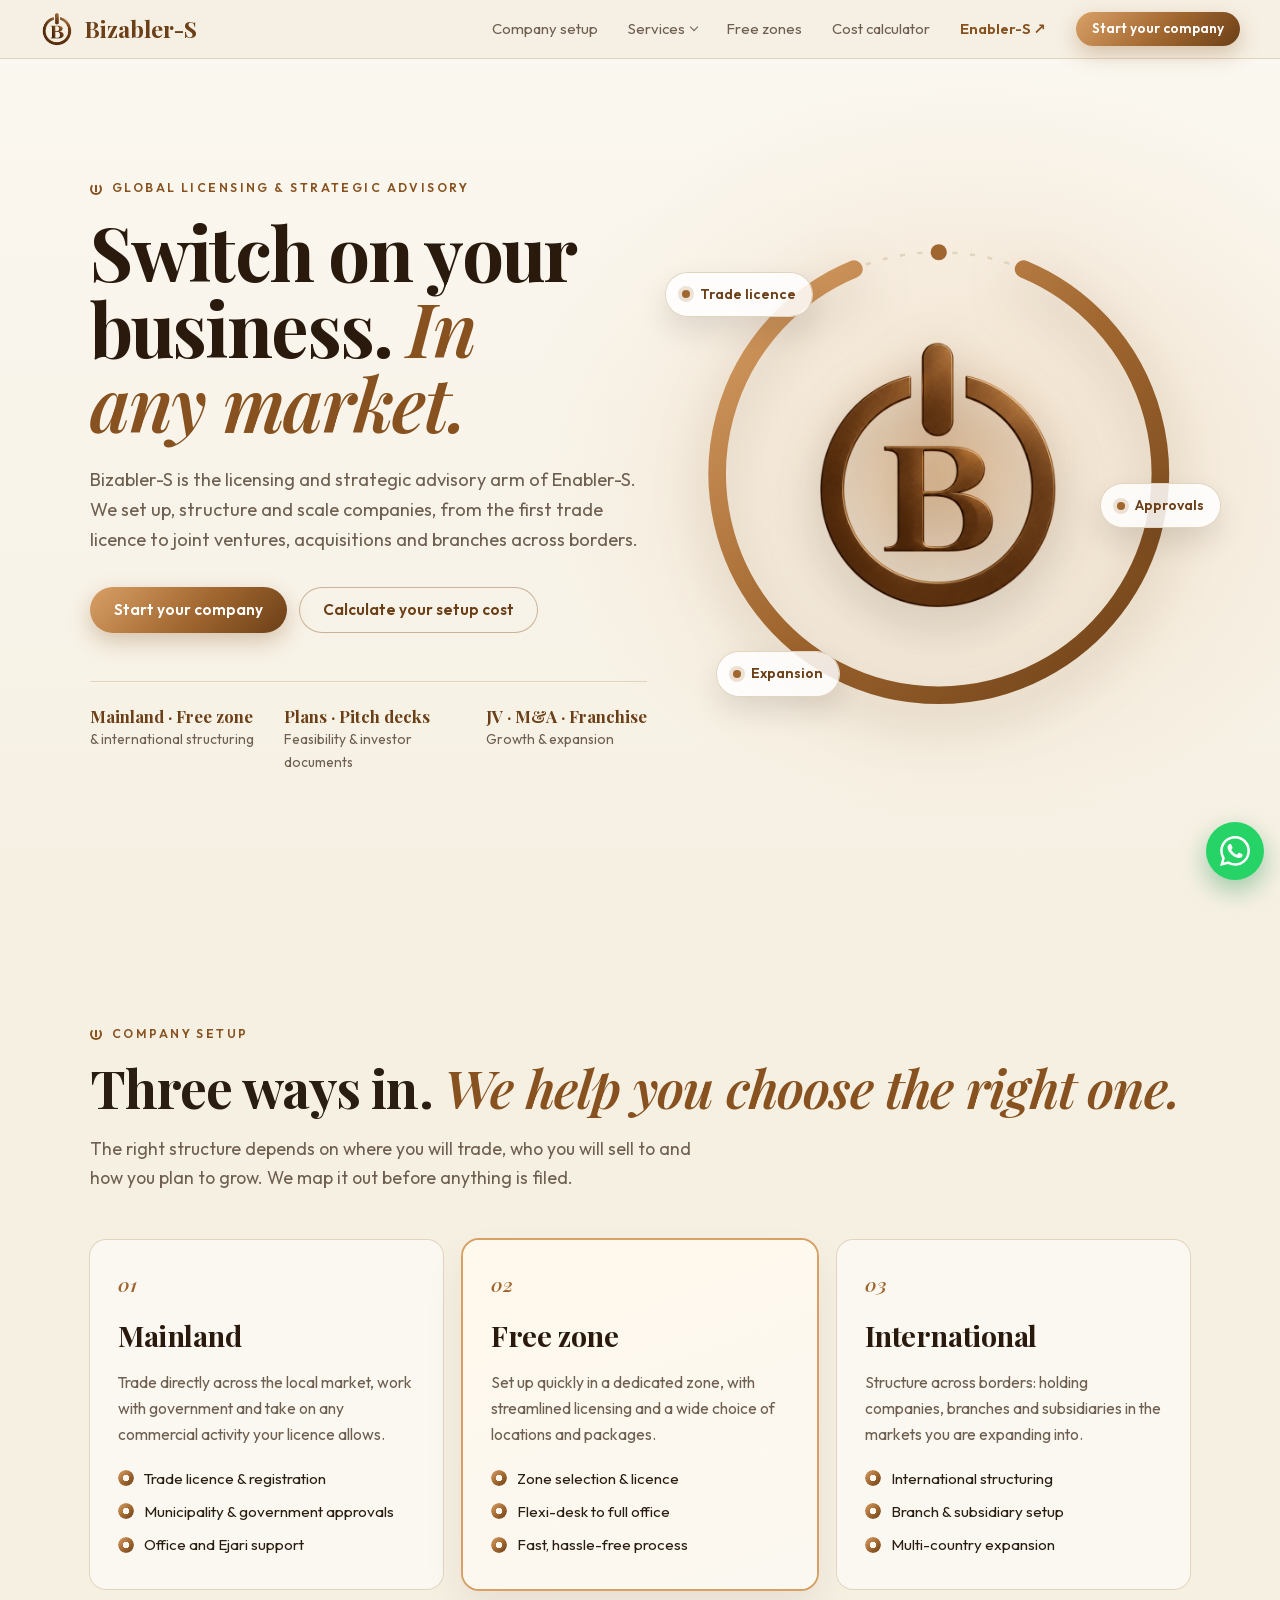
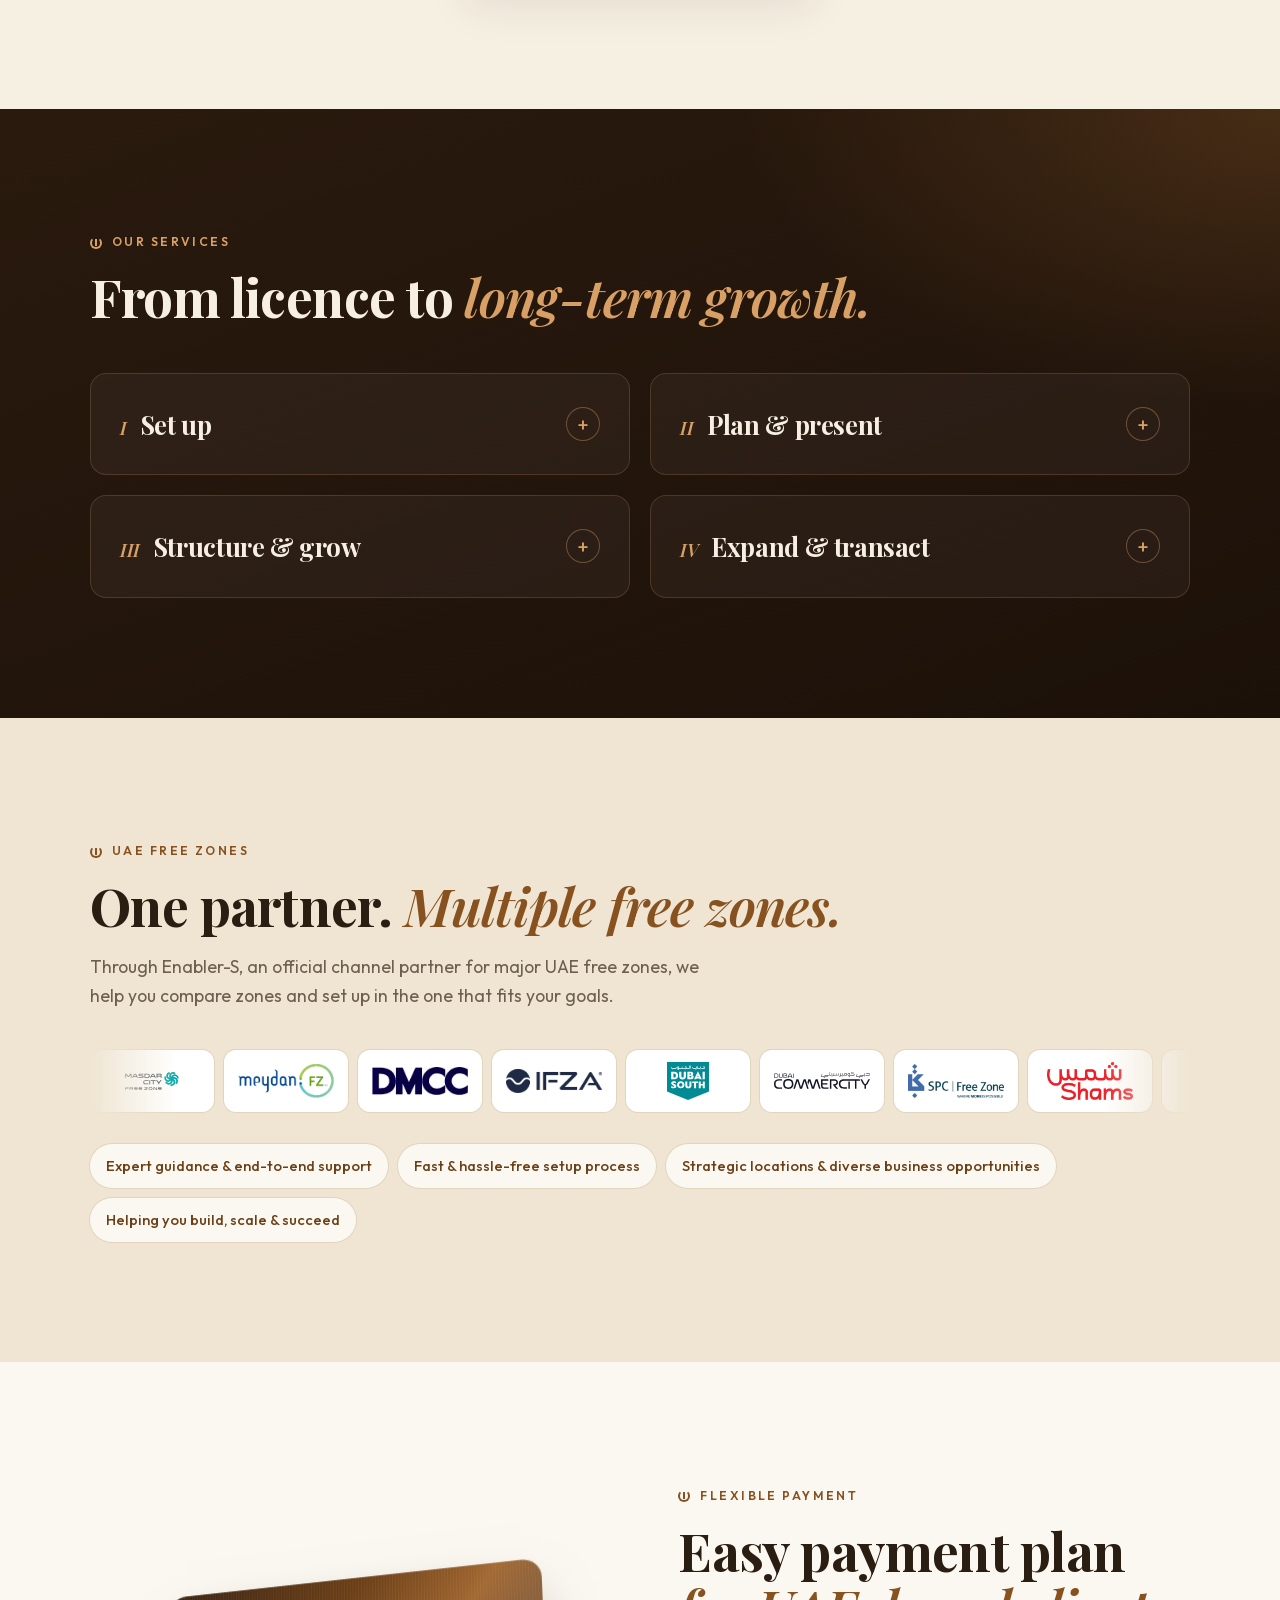
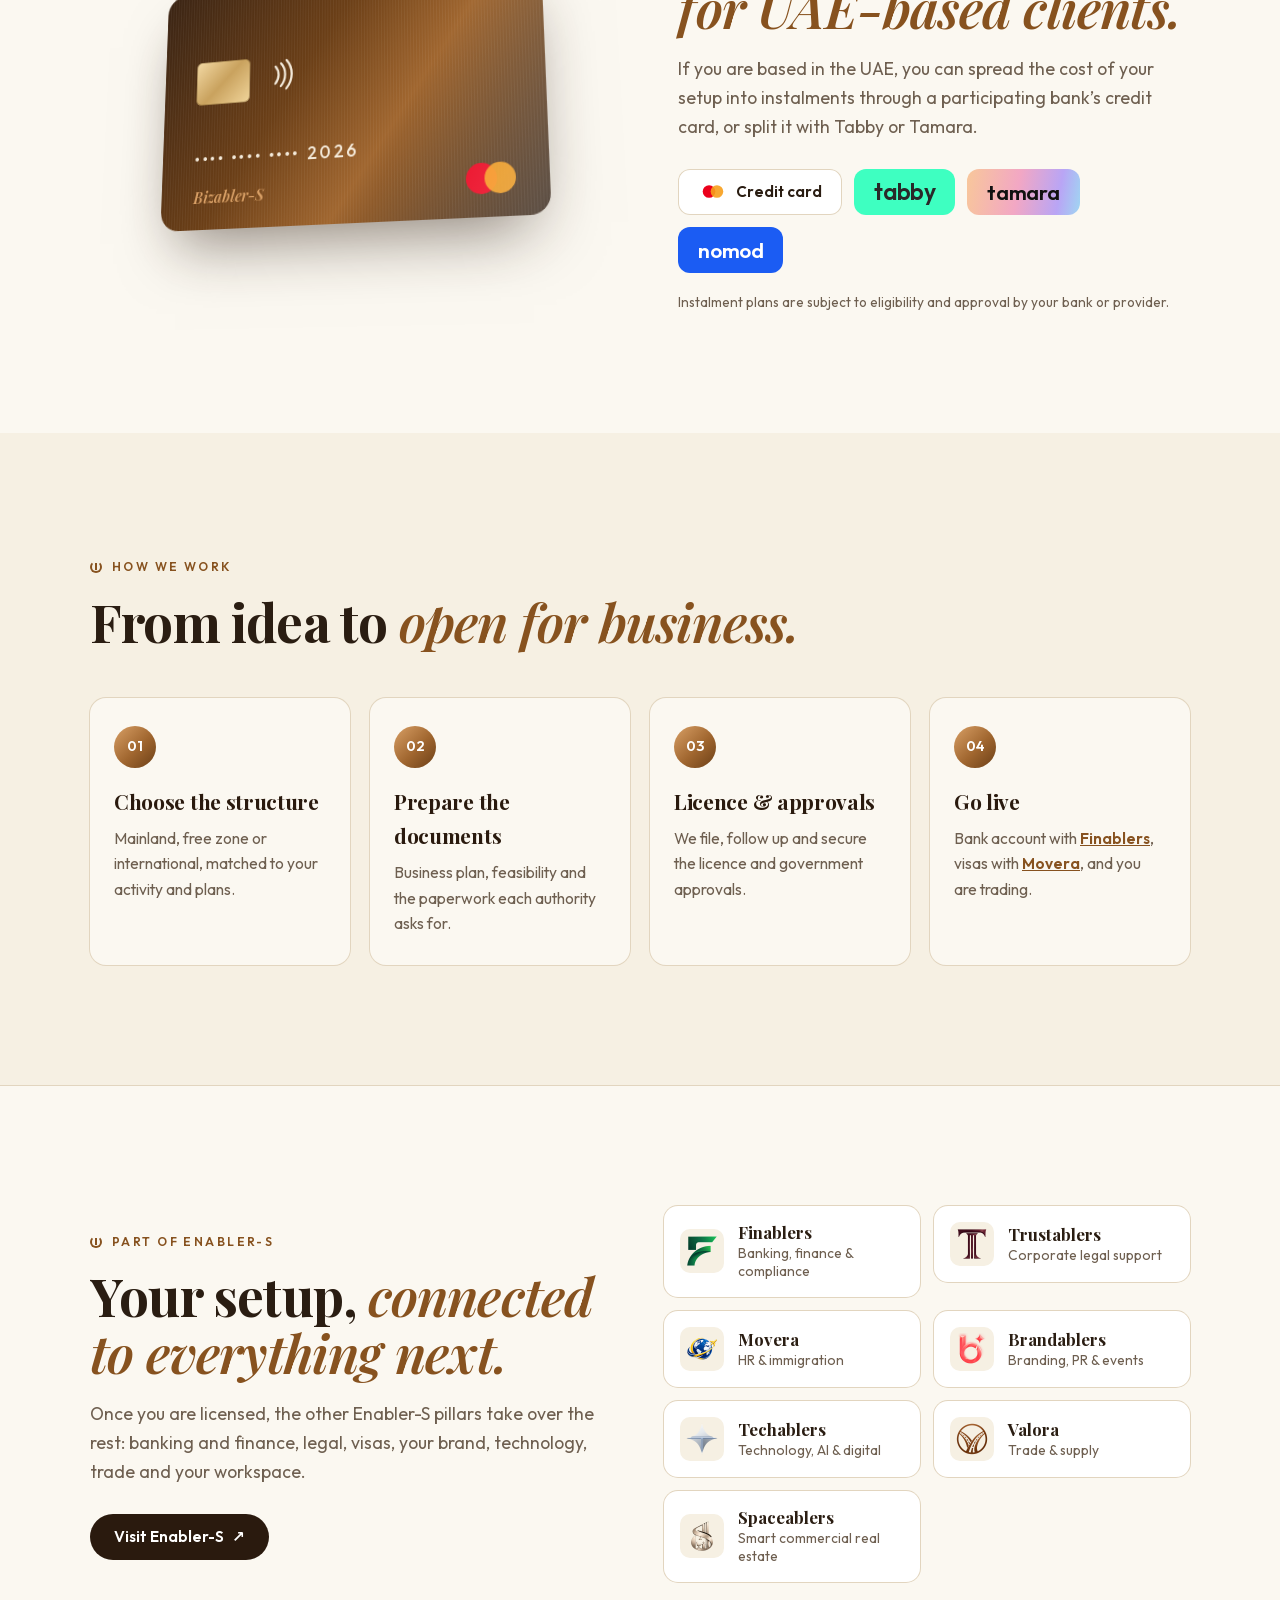
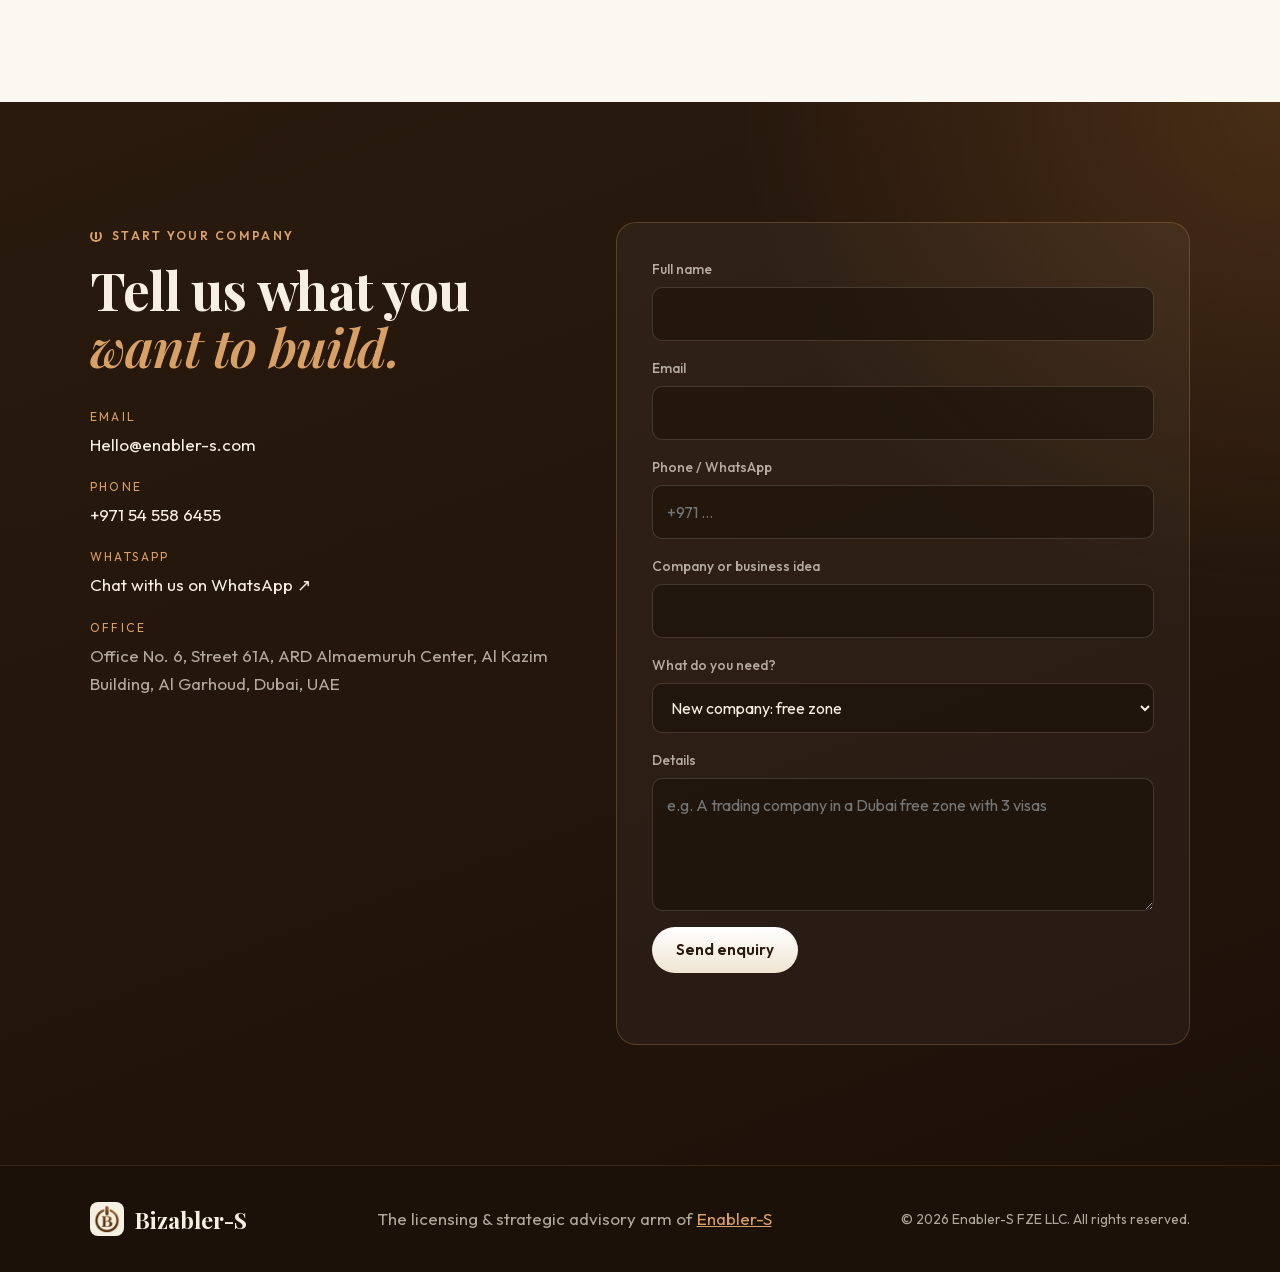
<file: index.html>
<!doctype html>
<html lang="en">
<head>
  <meta charset="utf-8">
  <meta name="viewport" content="width=device-width, initial-scale=1, viewport-fit=cover">
  <title>Bizabler-S | Global Licensing &amp; Strategic Advisory by Enabler-S</title>
  <meta name="description" content="Bizabler-S is the licensing and strategic advisory arm of Enabler-S: company formation, mainland, free zone and international structuring, business plans, joint ventures, M&A and multi-country expansion.">
  <link rel="canonical" href="https://www.bizabler-s.com/">
  <meta property="og:type" content="website">
  <meta property="og:site_name" content="Bizabler-S">
  <meta property="og:title" content="Bizabler-S | Global Licensing &amp; Strategic Advisory by Enabler-S">
  <meta property="og:description" content="Bizabler-S is the licensing and strategic advisory arm of Enabler-S: company formation, mainland, free zone and international structuring, business plans, joint ventures, M&amp;A and multi-country expansion.">
  <meta property="og:url" content="https://www.bizabler-s.com/">
  <meta property="og:image" content="https://www.bizabler-s.com/assets/og.jpg">
  <meta property="og:image:width" content="1200">
  <meta property="og:image:height" content="630">
  <meta name="twitter:card" content="summary_large_image">
  <meta name="theme-color" content="#2a1a0e">
  <link rel="icon" href="assets/bizablers-mark.png" type="image/png">
  <script type="application/ld+json">
  {
    "@context": "https://schema.org",
    "@type": "ProfessionalService",
    "name": "Bizabler-S",
    "alternateName": ["Bizablers", "Bizabler S"],
    "description": "Company formation and trade licensing in the UAE: mainland, free zone and international structuring, plus strategic advisory.",
    "url": "https://www.bizabler-s.com/",
    "logo": "https://www.bizabler-s.com/assets/bizablers-mark-lg.png",
    "image": "https://www.bizabler-s.com/assets/og.jpg",
    "telephone": "+971545586455",
    "email": "Hello@enabler-s.com",
    "address": {
      "@type": "PostalAddress",
      "streetAddress": "Office No. 6, Street 61A, ARD Almaemuruh Center, Al Kazim Building, Al Garhoud",
      "addressLocality": "Dubai",
      "addressCountry": "AE"
    },
    "areaServed": "AE",
    "parentOrganization": { "@type": "Organization", "name": "Enabler-S", "url": "https://enabler-s.vercel.app/" }
  }
  </script>
  <!-- Fonts are self-hosted (fonts/fonts.css) so the page never waits on Google -->
  <link rel="preload" href="fonts/files/outfit-normal-latin-c8e7a7.woff2" as="font" type="font/woff2" crossorigin>
  <link rel="preload" href="fonts/files/playfair-display-normal-latin-9deeae.woff2" as="font" type="font/woff2" crossorigin>
  <link rel="stylesheet" href="fonts/fonts.css">
  <link rel="stylesheet" href="css/styles.css">
  <script src="js/meta-pixel.js" defer></script>
  <script src="js/lead-form.js" defer></script>
  <script src="js/main.js" defer></script>
</head>
<body>
  <noscript><img height="1" width="1" style="display:none" alt="" src="https://www.facebook.com/tr?id=2629869787427184&ev=PageView&noscript=1"></noscript>
  <a class="skip" href="#main">Skip to content</a>

  <header class="top" id="top">
    <a class="brand" href="#top" aria-label="Bizabler-S home">
      <img src="assets/bizablers-mark.png" alt="" width="256" height="256">
      <span>Bizabler-S</span>
    </a>
    <nav aria-label="Main">
      <button class="menu-toggle" type="button" aria-expanded="false" aria-controls="menu">Menu</button>
      <ul id="menu">
        <li><a href="#setup">Company setup</a></li>
        <li class="has-sub">
          <details class="nav-sub">
            <summary>Services</summary>
            <ol class="sub">
              <li><a href="#svc-setup"><span>1</span>Set up</a></li>
              <li><a href="#svc-plan"><span>2</span>Plan &amp; present</a></li>
              <li><a href="#svc-structure"><span>3</span>Structure &amp; grow</a></li>
              <li><a href="#svc-expand"><span>4</span>Expand &amp; transact</a></li>
              <li class="all"><a href="#services">All services</a></li>
            </ol>
          </details>
        </li>
        <li><a href="#freezones">Free zones</a></li>
        <li><a href="calculator.html">Cost calculator</a></li>
        <li><a href="https://enabler-s.vercel.app/" data-link="enabler" class="parent">Enabler-S <span aria-hidden="true">↗</span></a></li>
        <li><a class="btn btn-bronze btn-sm" href="#contact">Start your company</a></li>
      </ul>
    </nav>
  </header>

  <main id="main">
    <!-- Hero: cream ground; the B mark switches on as its power ring draws in -->
    <section class="hero">
      <div class="hero-copy">
        <p class="eyebrow">Global Licensing &amp; Strategic Advisory</p>
        <h1>Switch on your business. <em>In any market.</em></h1>
        <p class="lede">Bizabler-S is the licensing and strategic advisory arm of Enabler-S. We set up, structure and scale companies, from the first trade licence to joint ventures, acquisitions and branches across borders.</p>
        <div class="actions">
          <a class="btn btn-bronze" href="#contact">Start your company</a>
          <a class="btn btn-outline" href="calculator.html">Calculate your setup cost</a>
        </div>
        <ul class="proof">
          <li><b>Mainland · Free zone</b><span>&amp; international structuring</span></li>
          <li><b>Plans · Pitch decks</b><span>Feasibility &amp; investor documents</span></li>
          <li><b>JV · M&amp;A · Franchise</b><span>Growth &amp; expansion</span></li>
        </ul>
      </div>

      <div class="hero-art" aria-hidden="true">
        <svg class="power" viewBox="0 0 200 200">
          <defs>
            <linearGradient id="bronze" x1="0" y1="0" x2="1" y2="1">
              <stop offset="0" stop-color="#d9a066"/><stop offset=".5" stop-color="#a0662f"/><stop offset="1" stop-color="#6b3f17"/>
            </linearGradient>
          </defs>
          <circle class="track" cx="100" cy="100" r="88"/>
          <path class="ring" d="M66.3 18.7 A88 88 0 1 0 133.7 18.7"/>
          <circle class="orbit-dot" cx="100" cy="12" r="3.2"/>
        </svg>
        <div class="glow"></div>
        <img class="mark" src="assets/bizablers-mark-lg.png" alt="" width="640" height="640">
        <div class="tag t1"><i></i>Trade licence</div>
        <div class="tag t2"><i></i>Approvals</div>
        <div class="tag t3"><i></i>Expansion</div>
      </div>
    </section>

    <!-- Setup paths -->
    <section class="section" id="setup">
      <div class="wrap">
        <p class="eyebrow">Company setup</p>
        <h2>Three ways in. <em>We help you choose the right one.</em></h2>
        <p class="section-lede">The right structure depends on where you will trade, who you will sell to and how you plan to grow. We map it out before anything is filed.</p>
        <div class="paths">
          <article class="path reveal">
            <span class="num">01</span>
            <h3>Mainland</h3>
            <p>Trade directly across the local market, work with government and take on any commercial activity your licence allows.</p>
            <ul><li>Trade licence &amp; registration</li><li>Municipality &amp; government approvals</li><li>Office and Ejari support</li></ul>
          </article>
          <article class="path featured reveal">
            <span class="num">02</span>
            <h3>Free zone</h3>
            <p>Set up quickly in a dedicated zone, with streamlined licensing and a wide choice of locations and packages.</p>
            <ul><li>Zone selection &amp; licence</li><li>Flexi-desk to full office</li><li>Fast, hassle-free process</li></ul>
          </article>
          <article class="path reveal">
            <span class="num">03</span>
            <h3>International</h3>
            <p>Structure across borders: holding companies, branches and subsidiaries in the markets you are expanding into.</p>
            <ul><li>International structuring</li><li>Branch &amp; subsidiary setup</li><li>Multi-country expansion</li></ul>
          </article>
        </div>
      </div>
    </section>

    <!-- Services: the 13 Bizabler-S services from the company profile, grouped -->
    <section class="section dark" id="services">
      <div class="wrap">
        <p class="eyebrow light">Our services</p>
        <h2>From licence to <em>long-term growth.</em></h2>
        <!-- Each group opens on click to show its services (native details/summary, no JS) -->
        <div class="groups">
          <details class="group reveal" id="svc-setup">
            <summary><h3><span>I</span>Set up</h3></summary>
            <ul>
              <li>Company formation &amp; licensing</li>
              <li>Mainland, free zone &amp; international structuring</li>
              <li>Municipality &amp; government approvals</li>
              <li>Business insurance solutions</li>
            </ul>
          </details>
          <details class="group reveal" id="svc-plan">
            <summary><h3><span>II</span>Plan &amp; present</h3></summary>
            <ul>
              <li>Business plans &amp; feasibility studies</li>
              <li>Company profiles &amp; corporate presentations</li>
              <li>Pitch deck &amp; investor documentation preparation</li>
            </ul>
          </details>
          <details class="group reveal" id="svc-structure">
            <summary><h3><span>III</span>Structure &amp; grow</h3></summary>
            <ul>
              <li>Operational, sales &amp; business model structuring</li>
              <li>Partnership &amp; B2B growth strategy</li>
              <li>Joint venture structuring</li>
              <li>Franchise model development &amp; documentation</li>
            </ul>
          </details>
          <details class="group reveal" id="svc-expand">
            <summary><h3><span>IV</span>Expand &amp; transact</h3></summary>
            <ul>
              <li>Multi-country expansion &amp; branch setup support</li>
              <li>Mergers &amp; acquisitions advisory (M&amp;A)</li>
            </ul>
          </details>
        </div>
      </div>
    </section>

    <!-- Free zones (from the Enabler-S UAE free zone partnerships material) -->
    <section class="section fz" id="freezones">
      <div class="wrap">
        <p class="eyebrow">UAE free zones</p>
        <h2>One partner. <em>Multiple free zones.</em></h2>
        <p class="section-lede">Through Enabler-S, an official channel partner for major UAE free zones, we help you compare zones and set up in the one that fits your goals.</p>
        <!-- Partner free zone logos: one looping line; the second copy makes the loop seamless -->
        <div class="fz-marquee" role="region" aria-label="Partner free zones">
          <ul class="fz-track"><li><img src="assets/freezones/masdar.svg" alt="Masdar City Free Zone" decoding="async"></li><li><img src="assets/freezones/meydan.webp" alt="Meydan Free Zone" decoding="async"></li><li><img src="assets/freezones/dmcc.webp" alt="DMCC Free Zone" decoding="async"></li><li><img src="assets/freezones/ifza.webp" alt="IFZA Free Zone" decoding="async"></li><li><img src="assets/freezones/dubai-south.svg" alt="Dubai South Free Zone" decoding="async"></li><li><img src="assets/freezones/dubai-commercity.svg" alt="Dubai CommerCity" decoding="async"></li><li><img src="assets/freezones/spc.webp" alt="SPC Free Zone" decoding="async"></li><li><img src="assets/freezones/shams.webp" alt="Shams Free Zone" decoding="async"></li><li><img src="assets/freezones/hamriyah.svg" alt="Hamriyah Free Zone" decoding="async"></li><li><img src="assets/freezones/ajman-nuventures.webp" alt="Ajman NuVentures Centre Free Zone" decoding="async"></li><li><img src="assets/freezones/ajman-free-zone.svg" alt="Ajman Free Zone" decoding="async"></li><li><img src="assets/freezones/rakez.svg" alt="RAKEZ (RAK Economic Zone)" decoding="async"></li><li><img src="assets/freezones/innovation-city.svg" alt="Innovation City (formerly RAK DAO)" decoding="async"></li><li><img src="assets/freezones/uaq.svg" alt="Umm Al Quwain Free Trade Zone" decoding="async"></li></ul>
          <ul class="fz-track" aria-hidden="true"><li><img src="assets/freezones/masdar.svg" alt="" decoding="async"></li><li><img src="assets/freezones/meydan.webp" alt="" decoding="async"></li><li><img src="assets/freezones/dmcc.webp" alt="" decoding="async"></li><li><img src="assets/freezones/ifza.webp" alt="" decoding="async"></li><li><img src="assets/freezones/dubai-south.svg" alt="" decoding="async"></li><li><img src="assets/freezones/dubai-commercity.svg" alt="" decoding="async"></li><li><img src="assets/freezones/spc.webp" alt="" decoding="async"></li><li><img src="assets/freezones/shams.webp" alt="" decoding="async"></li><li><img src="assets/freezones/hamriyah.svg" alt="" decoding="async"></li><li><img src="assets/freezones/ajman-nuventures.webp" alt="" decoding="async"></li><li><img src="assets/freezones/ajman-free-zone.svg" alt="" decoding="async"></li><li><img src="assets/freezones/rakez.svg" alt="" decoding="async"></li><li><img src="assets/freezones/innovation-city.svg" alt="" decoding="async"></li><li><img src="assets/freezones/uaq.svg" alt="" decoding="async"></li></ul>
        </div>
        <ul class="why">
          <li>Expert guidance &amp; end-to-end support</li>
          <li>Fast &amp; hassle-free setup process</li>
          <li>Strategic locations &amp; diverse business opportunities</li>
          <li>Helping you build, scale &amp; succeed</li>
        </ul>
      </div>
    </section>

    <!-- Easy payment plan: instalments via UAE bank credit cards, Tabby and Tamara -->
    <section class="section pay" id="payment">
      <div class="wrap pay-grid">
        <div class="pay-visual" aria-hidden="true">
          <div class="pay-card">
            <span class="pay-chip"></span>
            <svg class="pay-wave" viewBox="0 0 24 24"><path d="M8 6a9 9 0 0 1 0 12M12 4a12 12 0 0 1 0 16M16 2a15 15 0 0 1 0 20" fill="none" stroke="currentColor" stroke-width="1.6" stroke-linecap="round"/></svg>
            <span class="pay-num">&bull;&bull;&bull;&bull; &bull;&bull;&bull;&bull; &bull;&bull;&bull;&bull; 2026</span>
            <span class="pay-name">Bizabler-S</span>
            <span class="pay-mc"><i></i><i></i></span>
          </div>
        </div>
        <div class="pay-copy reveal">
          <p class="eyebrow">Flexible payment</p>
          <h2>Easy payment plan <em>for UAE-based clients.</em></h2>
          <p class="section-lede">If you are based in the UAE, you can spread the cost of your setup into instalments through a participating bank&rsquo;s credit card, or split it with Tabby or Tamara.</p>
          <ul class="pay-methods" aria-label="Payment options">
            <li class="pm-card"><svg viewBox="0 0 38 24" aria-hidden="true"><circle cx="14" cy="12" r="8" fill="#eb001b"/><circle cx="24" cy="12" r="8" fill="#f79e1b" fill-opacity=".9"/></svg>Credit card</li>
            <li class="pm-tabby">tabby</li>
            <li class="pm-tamara">tamara</li>
            <li class="pm-nomod">nomod</li>
          </ul>
          <p class="pay-note">Instalment plans are subject to eligibility and approval by your bank or provider.</p>
        </div>
      </div>
    </section>

    <!-- Process: hands off to the sister brands for bank and visas -->
    <section class="section" id="process">
      <div class="wrap">
        <p class="eyebrow">How we work</p>
        <h2>From idea to <em>open for business.</em></h2>
        <ol class="steps">
          <li class="reveal"><span class="n">01</span><h3>Choose the structure</h3><p>Mainland, free zone or international, matched to your activity and plans.</p></li>
          <li class="reveal"><span class="n">02</span><h3>Prepare the documents</h3><p>Business plan, feasibility and the paperwork each authority asks for.</p></li>
          <li class="reveal"><span class="n">03</span><h3>Licence &amp; approvals</h3><p>We file, follow up and secure the licence and government approvals.</p></li>
          <li class="reveal"><span class="n">04</span><h3>Go live</h3><p>Bank account with <a href="https://finablers.vercel.app/" data-link="finablers">Finablers</a>, visas with <a href="https://moveraglobal.com/" data-link="movera">Movera</a>, and you are trading.</p></li>
        </ol>
      </div>
    </section>

    <!-- Ecosystem -->
    <section class="section eco">
      <div class="wrap eco-grid">
        <div>
          <p class="eyebrow">Part of Enabler-S</p>
          <h2>Your setup, <em>connected to everything next.</em></h2>
          <p class="section-lede">Once you are licensed, the other Enabler-S pillars take over the rest: banking and finance, legal, visas, your brand, technology, trade and your workspace.</p>
          <a class="btn btn-dark" href="https://enabler-s.vercel.app/" data-link="enabler">Visit Enabler-S <span aria-hidden="true">↗</span></a>
        </div>
        <ul class="eco-list">
          <li><a href="https://finablers.vercel.app/" data-link="finablers"><img src="assets/finabler-mark.png" alt="" width="256" height="256"><span><b>Finablers</b>Banking, finance &amp; compliance</span></a></li>
          <li><a href="https://trustablers.vercel.app/" data-link="trustablers"><img src="assets/trustablers-mark.png" alt="" width="256" height="256"><span><b>Trustablers</b>Corporate legal support</span></a></li>
          <li><a href="https://moveraglobal.com/" data-link="movera"><img src="assets/movera-mark.png" alt="" width="256" height="256"><span><b>Movera</b>HR &amp; immigration</span></a></li>
          <li><a href="https://brandora-s.vercel.app/" data-link="brandora"><img src="assets/brandora-mark.png" alt="" width="256" height="256"><span><b>Brandablers</b>Branding, PR &amp; events</span></a></li>
          <li><a href="https://techablers.vercel.app/" data-link="techablers"><img src="assets/techablers-mark.png" alt="" width="256" height="256"><span><b>Techablers</b>Technology, AI &amp; digital</span></a></li>
          <li><a href="https://enabler-s.vercel.app/" data-link="enabler"><img src="assets/valora-mark.png" alt="" width="256" height="256"><span><b>Valora</b>Trade &amp; supply</span></a></li>
          <li><a href="https://enabler-s.vercel.app/" data-link="enabler"><img src="assets/spaceablers-mark.png" alt="" width="256" height="256"><span><b>Spaceablers</b>Smart commercial real estate</span></a></li>
        </ul>
      </div>
    </section>

    <!-- Contact -->
    <section class="section dark contact" id="contact">
      <div class="wrap contact-grid">
        <div>
          <p class="eyebrow light">Start your company</p>
          <h2>Tell us what you <em>want to build.</em></h2>
          <dl>
            <div><dt>Email</dt><dd><a href="mailto:Hello@enabler-s.com">Hello@enabler-s.com</a></dd></div>
            <div><dt>Phone</dt><dd><a href="tel:+971545586455">+971 54 558 6455</a></dd></div>
            <div><dt>WhatsApp</dt><dd><a href="https://wa.me/971545586455?text=Hello%20Bizabler-S%2C%20I%27d%20like%20to%20talk%20about%20setting%20up%20a%20company." target="_blank" rel="noopener">Chat with us on WhatsApp ↗</a></dd></div>
            <div><dt>Office</dt><dd>Office No. 6, Street 61A, ARD Almaemuruh Center, Al Kazim Building, Al Garhoud, Dubai, UAE</dd></div>
          </dl>
        </div>
        <form class="form" id="form" novalidate>
          <div class="field"><label for="f-name">Full name</label><input id="f-name" name="name" autocomplete="name" required></div>
          <div class="field"><label for="f-email">Email</label><input id="f-email" name="email" type="email" autocomplete="email" required></div>
          <div class="field"><label for="f-phone">Phone / WhatsApp</label><input id="f-phone" name="phone" type="tel" autocomplete="tel" placeholder="+971 …" required></div>
          <div class="field"><label for="f-company">Company or business idea</label><input id="f-company" name="company" autocomplete="organization"></div>
          <div class="field">
            <label for="f-need">What do you need?</label>
            <select id="f-need" name="need">
              <option>New company: free zone</option>
              <option>New company: mainland</option>
              <option>International structuring or branch</option>
              <option>Business plan or feasibility study</option>
              <option>Pitch deck or company profile</option>
              <option>Joint venture, M&amp;A or franchise</option>
              <option>Something else</option>
            </select>
          </div>
          <div class="field"><label for="f-msg">Details</label><textarea id="f-msg" name="message" rows="4" placeholder="e.g. A trading company in a Dubai free zone with 3 visas"></textarea></div>
          <button class="btn btn-cream" type="submit">Send enquiry</button>
          <p class="form-status" id="form-status" role="status"></p>
        </form>
      </div>
    </section>
  </main>

  <footer class="foot">
    <div class="wrap foot-row">
      <a class="brand" href="#top"><img src="assets/bizablers-mark.png" alt="" width="256" height="256"><span>Bizabler-S</span></a>
      <p>The licensing &amp; strategic advisory arm of <a href="https://enabler-s.vercel.app/" data-link="enabler">Enabler-S</a></p>
      <p class="fine">© <span id="year"></span> Enabler-S FZE LLC. All rights reserved.</p>
    </div>
  </footer>
  <!-- Floating WhatsApp chat button (same number as the contact section) -->
  <a class="wa-float" href="https://wa.me/971545586455?text=Hello%20Bizabler-S%2C%20I%27d%20like%20to%20talk%20about%20setting%20up%20a%20company." target="_blank" rel="noopener" aria-label="Chat with Bizabler-S on WhatsApp">
    <svg viewBox="0 0 24 24" aria-hidden="true"><path d="M17.472 14.382c-.297-.149-1.758-.867-2.03-.967-.273-.099-.471-.148-.67.15-.197.297-.767.966-.94 1.164-.173.199-.347.223-.644.075-.297-.15-1.255-.463-2.39-1.475-.883-.788-1.48-1.761-1.653-2.059-.173-.297-.018-.458.13-.606.134-.133.298-.347.446-.52.149-.174.198-.298.298-.497.099-.198.05-.371-.025-.52-.075-.149-.669-1.612-.916-2.207-.242-.579-.487-.5-.669-.51-.173-.008-.371-.01-.57-.01-.198 0-.52.074-.792.372-.272.297-1.04 1.016-1.04 2.479 0 1.462 1.065 2.875 1.213 3.074.149.198 2.096 3.2 5.077 4.487.709.306 1.262.489 1.694.625.712.227 1.36.195 1.871.118.571-.085 1.758-.719 2.006-1.413.248-.694.248-1.289.173-1.413-.074-.124-.272-.198-.57-.347m-5.421 7.403h-.004a9.87 9.87 0 01-5.031-1.378l-.361-.214-3.741.982.998-3.648-.235-.374a9.86 9.86 0 01-1.51-5.26c.001-5.45 4.436-9.884 9.888-9.884 2.64 0 5.122 1.03 6.988 2.898a9.825 9.825 0 012.893 6.994c-.003 5.45-4.437 9.884-9.885 9.884m8.413-18.297A11.815 11.815 0 0012.05 0C5.495 0 .16 5.335.157 11.892c0 2.096.547 4.142 1.588 5.945L.057 24l6.305-1.654a11.882 11.882 0 005.683 1.448h.005c6.554 0 11.89-5.335 11.893-11.893a11.821 11.821 0 00-3.48-8.413z"/></svg>
    <span>Chat on WhatsApp</span>
  </a>
</body>
</html>
</file>
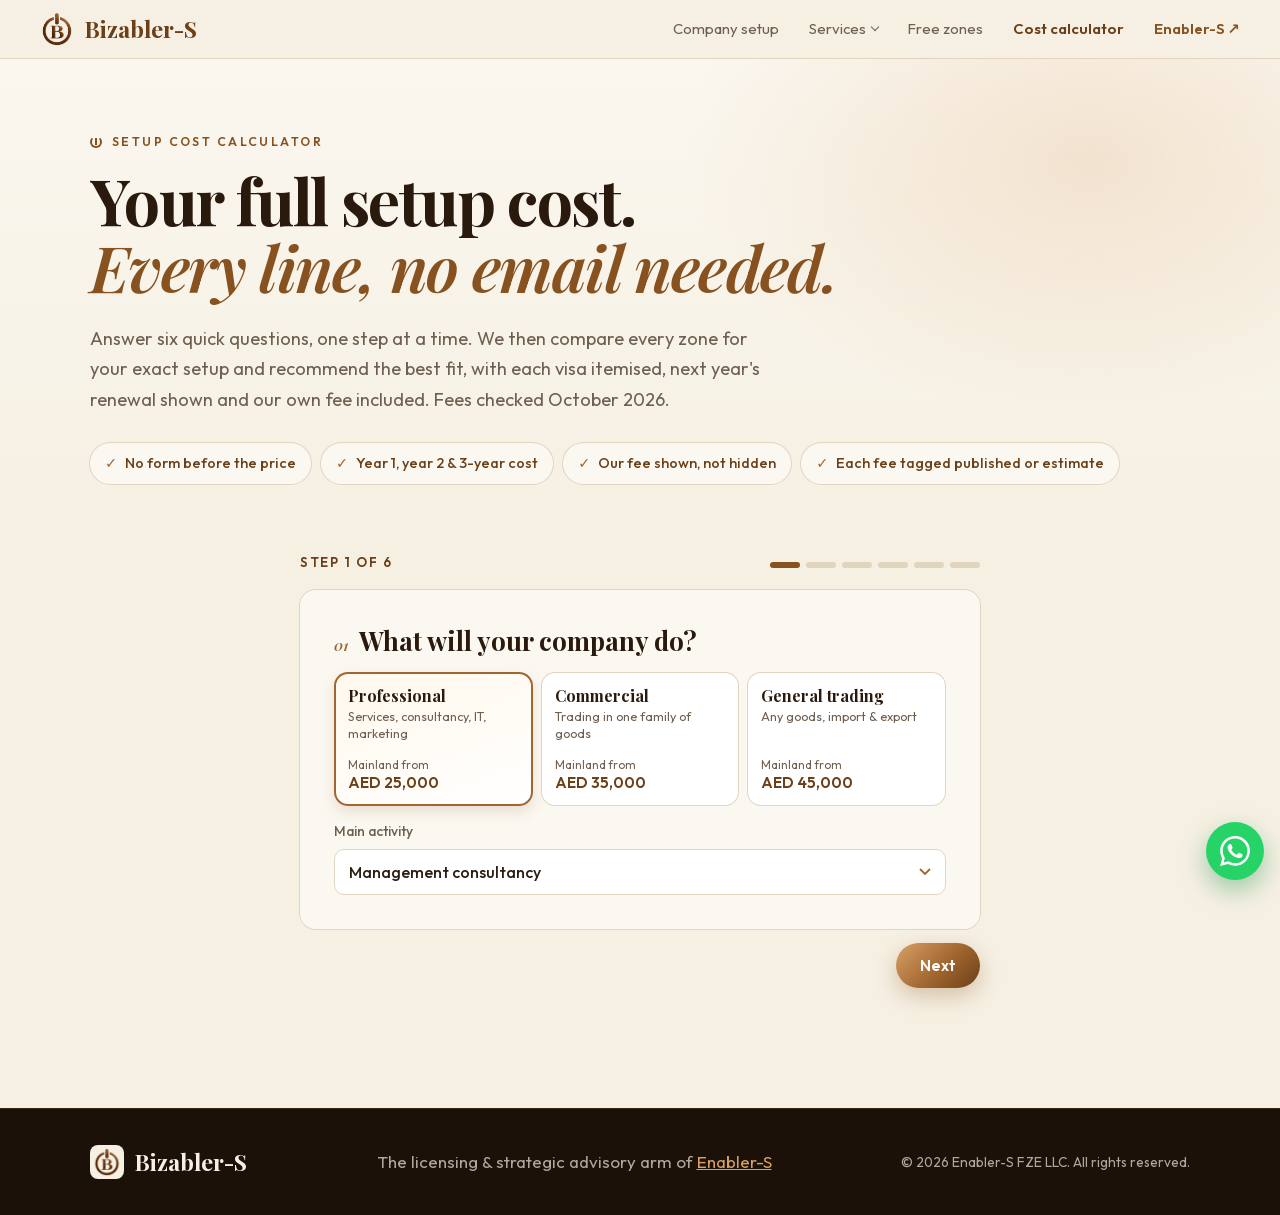
<file: calculator.html>
<!doctype html>
<html lang="en">
<head>
  <meta charset="utf-8">
  <meta name="viewport" content="width=device-width, initial-scale=1, viewport-fit=cover">
  <title>UAE Business Setup Cost Calculator | Bizabler-S</title>
  <meta name="description" content="See the full cost of setting up a company in the UAE, line by line, with no form to fill: every free zone and mainland option compared, visas itemised, year-2 renewal and 3-year cost included.">
  <link rel="canonical" href="https://www.bizabler-s.com/calculator">
  <meta property="og:type" content="website">
  <meta property="og:site_name" content="Bizabler-S">
  <meta property="og:title" content="UAE Business Setup Cost Calculator | Bizabler-S">
  <meta property="og:description" content="Every line of your UAE setup cost, compared across free zones and mainland. No email needed to see the numbers.">
  <meta property="og:url" content="https://www.bizabler-s.com/calculator">
  <meta property="og:image" content="https://www.bizabler-s.com/assets/og.jpg">
  <meta name="twitter:card" content="summary_large_image">
  <meta name="theme-color" content="#2a1a0e">
  <link rel="icon" href="assets/bizablers-mark.png" type="image/png">
  <link rel="preload" href="fonts/files/outfit-normal-latin-c8e7a7.woff2" as="font" type="font/woff2" crossorigin>
  <link rel="preload" href="fonts/files/playfair-display-normal-latin-9deeae.woff2" as="font" type="font/woff2" crossorigin>
  <link rel="stylesheet" href="fonts/fonts.css">
  <link rel="stylesheet" href="css/styles.css">
  <link rel="stylesheet" href="css/calculator.css">
  <script src="js/meta-pixel.js" defer></script>
  <script src="js/lead-form.js" defer></script>
  <script src="js/calculator-data.js" defer></script>
  <script src="js/calculator.js" defer></script>
</head>
<body class="calc-page">
  <noscript><img height="1" width="1" style="display:none" alt="" src="https://www.facebook.com/tr?id=2629869787427184&ev=PageView&noscript=1"></noscript>
  <a class="skip" href="#main">Skip to content</a>

  <header class="top" id="top">
    <a class="brand" href="index.html" aria-label="Bizabler-S home">
      <img src="assets/bizablers-mark.png" alt="" width="256" height="256">
      <span>Bizabler-S</span>
    </a>
    <nav aria-label="Main">
      <button class="menu-toggle" type="button" aria-expanded="false" aria-controls="menu">Menu</button>
      <ul id="menu">
        <li><a href="index.html#setup">Company setup</a></li>
        <li class="has-sub">
          <details class="nav-sub">
            <summary>Services</summary>
            <ol class="sub">
              <li><a href="index.html#svc-setup"><span>1</span>Set up</a></li>
              <li><a href="index.html#svc-plan"><span>2</span>Plan &amp; present</a></li>
              <li><a href="index.html#svc-structure"><span>3</span>Structure &amp; grow</a></li>
              <li><a href="index.html#svc-expand"><span>4</span>Expand &amp; transact</a></li>
              <li class="all"><a href="index.html#services">All services</a></li>
            </ol>
          </details>
        </li>
        <li><a href="index.html#freezones">Free zones</a></li>
        <li><a href="calculator.html" aria-current="page">Cost calculator</a></li>
        <li><a href="https://enabler-s.vercel.app/" data-link="enabler" class="parent">Enabler-S <span aria-hidden="true">↗</span></a></li>
      </ul>
    </nav>
  </header>

  <main id="main">
    <section class="calc-hero">
      <div class="wrap">
        <p class="eyebrow">Setup cost calculator</p>
        <h1>Your full setup cost. <em>Every line, no email needed.</em></h1>
        <p class="lede">Answer six quick questions, one step at a time. We then compare every zone for your exact setup and recommend the best fit, with each visa itemised, next year's renewal shown and our own fee included. Fees checked <span data-checked></span>.</p>
        <ul class="promise">
          <li>No form before the price</li>
          <li>Year 1, year 2 &amp; 3-year cost</li>
          <li>Our fee shown, not hidden</li>
          <li>Each fee tagged published or estimate</li>
        </ul>
      </div>
    </section>

    <section class="calc" id="calc">
      <div class="wrap calc-grid">
        <!-- Inputs: one step at a time, then the recommendations -->
        <form class="calc-form" id="calc-form" novalidate>
          <div class="wiz-progress">
            <p id="wiz-count" aria-live="polite"></p>
            <ol class="wiz-dots" id="wiz-dots" aria-label="Steps"></ol>
          </div>
          <fieldset>
            <legend><span>01</span>What will your company do?</legend>
            <div class="types" id="in-type" role="radiogroup" aria-label="Licence type"></div>
            <label class="calc-field" for="in-activity">Main activity
              <select id="in-activity"></select>
            </label>
          </fieldset>

          <fieldset>
            <legend><span>02</span>Who are your customers?</legend>
            <div class="chips" id="in-customers" role="radiogroup" aria-label="Customers"></div>
          </fieldset>

          <fieldset>
            <legend><span>03</span>Who needs a UAE visa?</legend>
            <div class="steppers">
              <div class="stepper" data-key="owners" data-min="1" data-max="20"><span class="s-label">Shareholders</span></div>
              <div class="stepper" data-key="investors" data-min="0" data-max="20"><span class="s-label">Owner / investor visas<small>Shareholders who will live in the UAE</small></span></div>
              <div class="stepper" data-key="employees" data-min="0" data-max="50"><span class="s-label">Employee visas</span></div>
              <div class="stepper" data-key="dependants" data-min="0" data-max="20"><span class="s-label">Family visas<small>Spouse and children</small></span></div>
            </div>
            <label class="check"><input type="checkbox" name="inside"> <span>Visa holders are already inside the UAE <small>(adds change of status)</small></span></label>
          </fieldset>

          <fieldset>
            <legend><span>04</span>What workspace do you need?</legend>
            <div class="chips" id="in-office" role="radiogroup" aria-label="Workspace">
              <button type="button" class="chip" data-value="flexi" aria-pressed="false">Flexi-desk / co-working</button>
              <button type="button" class="chip" data-value="office" aria-pressed="false">Private office</button>
            </div>
          </fieldset>

          <fieldset>
            <legend><span>05</span>Expected yearly revenue <small>(for tax flags only)</small></legend>
            <div class="chips" id="in-revenue" role="radiogroup" aria-label="Expected revenue">
              <button type="button" class="chip" data-value="0" aria-pressed="false">Under AED 187.5k</button>
              <button type="button" class="chip" data-value="1" aria-pressed="false">AED 187.5k–375k</button>
              <button type="button" class="chip" data-value="2" aria-pressed="false">AED 375k–3M</button>
              <button type="button" class="chip" data-value="3" aria-pressed="false">Over AED 3M</button>
            </div>
          </fieldset>

          <fieldset>
            <legend><span>06</span>Anything else we should handle? <small>(optional)</small></legend>
            <div class="addons" id="in-addons"></div>
          </fieldset>

          <div class="wiz-nav">
            <button class="btn btn-outline" type="button" id="wiz-back">Back</button>
            <button class="btn btn-bronze" type="button" id="wiz-next">Next</button>
          </div>
        </form>

        <!-- Results -->
        <div class="calc-out" id="calc-out" hidden>
          <div class="answers">
            <div class="answers-head">
              <h2 id="results-title" tabindex="-1">Our recommendation for you</h2>
              <button class="btn btn-outline btn-sm" type="button" id="edit-answers">Change answers</button>
            </div>
            <ul id="answers-list"></ul>
          </div>
          <div class="out-bar">
            <label for="in-currency">Show in</label>
            <select id="in-currency"></select>
          </div>

          <article class="pick" id="pick"></article>
          <!-- Mainland emirate picker; moved into the pick card while a mainland option is shown -->
          <label class="calc-emirate" id="emirate-ctl" hidden>Emirate
            <select id="in-emirate"></select>
          </label>

          <section class="compare">
            <h2>All options, ranked for you</h2>
            <p class="compare-note">Ranked by 3-year cost, with a nudge for zones built for your activity and customers. Tap one to see its breakdown.</p>
            <ol id="compare-list"></ol>
          </section>

          <section class="share">
            <h2>Keep this quote</h2>
            <div class="share-actions">
              <a class="btn btn-bronze" id="act-wa" target="_blank" rel="noopener">Send to WhatsApp</a>
              <a class="btn btn-outline" id="act-mail">Email it to us</a>
              <button class="btn btn-outline" type="button" id="act-link">Copy link</button>
              <button class="btn btn-outline" type="button" id="act-print">Save as PDF</button>
            </div>
            <p class="share-status" id="share-status" role="status"></p>

            <form class="quote-form" id="quote-form" novalidate>
              <h3>Get this quote confirmed in writing</h3>
              <p>Optional. We check every fee for your exact activity and send a formal quote, usually the same working day.</p>
              <div class="qf-grid">
                <label>Full name<input name="name" autocomplete="name" required></label>
                <label>Email<input name="email" type="email" autocomplete="email" required></label>
                <label>Phone / WhatsApp<input name="phone" type="tel" autocomplete="tel" placeholder="+971 …" required></label>
                <label class="qf-wide">Anything we should know? <small>(optional)</small><textarea name="message" rows="3" placeholder="e.g. I'm moving from India in March and need 2 partner visas"></textarea></label>
              </div>
              <button class="btn btn-bronze" type="submit">Send me this quote</button>
              <p class="qf-status" id="qf-status" role="status"></p>
            </form>
          </section>

          <p class="disclaimer">Indicative estimate, not a binding offer. Authority fees change and some depend on activity, nationality and approvals. "Published" fees come from the authority's own site; "Estimate" fees come from partner quotes and are confirmed in your written quote. Currency conversions are approximate.</p>
        </div>
      </div>
    </section>

  </main>

  <footer class="foot">
    <div class="wrap foot-row">
      <a class="brand" href="index.html"><img src="assets/bizablers-mark.png" alt="" width="256" height="256"><span>Bizabler-S</span></a>
      <p>The licensing &amp; strategic advisory arm of <a href="https://enabler-s.vercel.app/" data-link="enabler">Enabler-S</a></p>
      <p class="fine">© <span id="year"></span> Enabler-S FZE LLC. All rights reserved.</p>
    </div>
  </footer>
  <!-- Floating WhatsApp chat button (same number as the contact section) -->
  <a class="wa-float" href="https://wa.me/971545586455?text=Hello%20Bizabler-S%2C%20I%27d%20like%20to%20talk%20about%20setting%20up%20a%20company." target="_blank" rel="noopener" aria-label="Chat with Bizabler-S on WhatsApp">
    <svg viewBox="0 0 24 24" aria-hidden="true"><path d="M17.472 14.382c-.297-.149-1.758-.867-2.03-.967-.273-.099-.471-.148-.67.15-.197.297-.767.966-.94 1.164-.173.199-.347.223-.644.075-.297-.15-1.255-.463-2.39-1.475-.883-.788-1.48-1.761-1.653-2.059-.173-.297-.018-.458.13-.606.134-.133.298-.347.446-.52.149-.174.198-.298.298-.497.099-.198.05-.371-.025-.52-.075-.149-.669-1.612-.916-2.207-.242-.579-.487-.5-.669-.51-.173-.008-.371-.01-.57-.01-.198 0-.52.074-.792.372-.272.297-1.04 1.016-1.04 2.479 0 1.462 1.065 2.875 1.213 3.074.149.198 2.096 3.2 5.077 4.487.709.306 1.262.489 1.694.625.712.227 1.36.195 1.871.118.571-.085 1.758-.719 2.006-1.413.248-.694.248-1.289.173-1.413-.074-.124-.272-.198-.57-.347m-5.421 7.403h-.004a9.87 9.87 0 01-5.031-1.378l-.361-.214-3.741.982.998-3.648-.235-.374a9.86 9.86 0 01-1.51-5.26c.001-5.45 4.436-9.884 9.888-9.884 2.64 0 5.122 1.03 6.988 2.898a9.825 9.825 0 012.893 6.994c-.003 5.45-4.437 9.884-9.885 9.884m8.413-18.297A11.815 11.815 0 0012.05 0C5.495 0 .16 5.335.157 11.892c0 2.096.547 4.142 1.588 5.945L.057 24l6.305-1.654a11.882 11.882 0 005.683 1.448h.005c6.554 0 11.89-5.335 11.893-11.893a11.821 11.821 0 00-3.48-8.413z"/></svg>
    <span>Chat on WhatsApp</span>
  </a>
</body>
</html>
</file>
<file: fonts/fonts.css>
/* bizablers: Google Fonts, self-hosted (latin + latin-ext). Source: https://fonts.googleapis.com/css2?family=Playfair+Display:ital,wght@0,600;0,700;1,600&family=Outfit:wght@400;500;600&display=swap */

/* Outfit normal · latin-ext */
@font-face {
  font-family: 'Outfit';
  font-style: normal;
  font-weight: 400;
  font-display: swap;
  src: url(files/outfit-normal-latin-ext-f37fa5.woff2) format('woff2');
  unicode-range: U+0100-02BA, U+02BD-02C5, U+02C7-02CC, U+02CE-02D7, U+02DD-02FF, U+0304, U+0308, U+0329, U+1D00-1DBF, U+1E00-1E9F, U+1EF2-1EFF, U+2020, U+20A0-20AB, U+20AD-20C4, U+2113, U+2C60-2C7F, U+A720-A7FF;
}

/* Outfit normal · latin */
@font-face {
  font-family: 'Outfit';
  font-style: normal;
  font-weight: 400;
  font-display: swap;
  src: url(files/outfit-normal-latin-c8e7a7.woff2) format('woff2');
  unicode-range: U+0000-00FF, U+0131, U+0152-0153, U+02BB-02BC, U+02C6, U+02DA, U+02DC, U+0304, U+0308, U+0329, U+2000-206F, U+20AC, U+2122, U+2191, U+2193, U+2212, U+2215, U+FEFF, U+FFFD;
}

/* Outfit normal · latin-ext */
@font-face {
  font-family: 'Outfit';
  font-style: normal;
  font-weight: 500;
  font-display: swap;
  src: url(files/outfit-normal-latin-ext-f37fa5.woff2) format('woff2');
  unicode-range: U+0100-02BA, U+02BD-02C5, U+02C7-02CC, U+02CE-02D7, U+02DD-02FF, U+0304, U+0308, U+0329, U+1D00-1DBF, U+1E00-1E9F, U+1EF2-1EFF, U+2020, U+20A0-20AB, U+20AD-20C4, U+2113, U+2C60-2C7F, U+A720-A7FF;
}

/* Outfit normal · latin */
@font-face {
  font-family: 'Outfit';
  font-style: normal;
  font-weight: 500;
  font-display: swap;
  src: url(files/outfit-normal-latin-c8e7a7.woff2) format('woff2');
  unicode-range: U+0000-00FF, U+0131, U+0152-0153, U+02BB-02BC, U+02C6, U+02DA, U+02DC, U+0304, U+0308, U+0329, U+2000-206F, U+20AC, U+2122, U+2191, U+2193, U+2212, U+2215, U+FEFF, U+FFFD;
}

/* Outfit normal · latin-ext */
@font-face {
  font-family: 'Outfit';
  font-style: normal;
  font-weight: 600;
  font-display: swap;
  src: url(files/outfit-normal-latin-ext-f37fa5.woff2) format('woff2');
  unicode-range: U+0100-02BA, U+02BD-02C5, U+02C7-02CC, U+02CE-02D7, U+02DD-02FF, U+0304, U+0308, U+0329, U+1D00-1DBF, U+1E00-1E9F, U+1EF2-1EFF, U+2020, U+20A0-20AB, U+20AD-20C4, U+2113, U+2C60-2C7F, U+A720-A7FF;
}

/* Outfit normal · latin */
@font-face {
  font-family: 'Outfit';
  font-style: normal;
  font-weight: 600;
  font-display: swap;
  src: url(files/outfit-normal-latin-c8e7a7.woff2) format('woff2');
  unicode-range: U+0000-00FF, U+0131, U+0152-0153, U+02BB-02BC, U+02C6, U+02DA, U+02DC, U+0304, U+0308, U+0329, U+2000-206F, U+20AC, U+2122, U+2191, U+2193, U+2212, U+2215, U+FEFF, U+FFFD;
}

/* Playfair Display italic · latin-ext */
@font-face {
  font-family: 'Playfair Display';
  font-style: italic;
  font-weight: 600;
  font-display: swap;
  src: url(files/playfair-display-italic-latin-ext-2567a3.woff2) format('woff2');
  unicode-range: U+0100-02BA, U+02BD-02C5, U+02C7-02CC, U+02CE-02D7, U+02DD-02FF, U+0304, U+0308, U+0329, U+1D00-1DBF, U+1E00-1E9F, U+1EF2-1EFF, U+2020, U+20A0-20AB, U+20AD-20C4, U+2113, U+2C60-2C7F, U+A720-A7FF;
}

/* Playfair Display italic · latin */
@font-face {
  font-family: 'Playfair Display';
  font-style: italic;
  font-weight: 600;
  font-display: swap;
  src: url(files/playfair-display-italic-latin-bbcb52.woff2) format('woff2');
  unicode-range: U+0000-00FF, U+0131, U+0152-0153, U+02BB-02BC, U+02C6, U+02DA, U+02DC, U+0304, U+0308, U+0329, U+2000-206F, U+20AC, U+2122, U+2191, U+2193, U+2212, U+2215, U+FEFF, U+FFFD;
}

/* Playfair Display normal · latin-ext */
@font-face {
  font-family: 'Playfair Display';
  font-style: normal;
  font-weight: 600;
  font-display: swap;
  src: url(files/playfair-display-normal-latin-ext-f556cd.woff2) format('woff2');
  unicode-range: U+0100-02BA, U+02BD-02C5, U+02C7-02CC, U+02CE-02D7, U+02DD-02FF, U+0304, U+0308, U+0329, U+1D00-1DBF, U+1E00-1E9F, U+1EF2-1EFF, U+2020, U+20A0-20AB, U+20AD-20C4, U+2113, U+2C60-2C7F, U+A720-A7FF;
}

/* Playfair Display normal · latin */
@font-face {
  font-family: 'Playfair Display';
  font-style: normal;
  font-weight: 600;
  font-display: swap;
  src: url(files/playfair-display-normal-latin-9deeae.woff2) format('woff2');
  unicode-range: U+0000-00FF, U+0131, U+0152-0153, U+02BB-02BC, U+02C6, U+02DA, U+02DC, U+0304, U+0308, U+0329, U+2000-206F, U+20AC, U+2122, U+2191, U+2193, U+2212, U+2215, U+FEFF, U+FFFD;
}

/* Playfair Display normal · latin-ext */
@font-face {
  font-family: 'Playfair Display';
  font-style: normal;
  font-weight: 700;
  font-display: swap;
  src: url(files/playfair-display-normal-latin-ext-f556cd.woff2) format('woff2');
  unicode-range: U+0100-02BA, U+02BD-02C5, U+02C7-02CC, U+02CE-02D7, U+02DD-02FF, U+0304, U+0308, U+0329, U+1D00-1DBF, U+1E00-1E9F, U+1EF2-1EFF, U+2020, U+20A0-20AB, U+20AD-20C4, U+2113, U+2C60-2C7F, U+A720-A7FF;
}

/* Playfair Display normal · latin */
@font-face {
  font-family: 'Playfair Display';
  font-style: normal;
  font-weight: 700;
  font-display: swap;
  src: url(files/playfair-display-normal-latin-9deeae.woff2) format('woff2');
  unicode-range: U+0000-00FF, U+0131, U+0152-0153, U+02BB-02BC, U+02C6, U+02DA, U+02DC, U+0304, U+0308, U+0329, U+2000-206F, U+20AC, U+2122, U+2191, U+2193, U+2212, U+2215, U+FEFF, U+FFFD;
}
</file>
<file: css/styles.css>
/* Bizabler-S: licensing & strategic advisory arm of Enabler-S.
   Palette from the logo: brushed bronze on cream paper, with espresso for the dark sections.
   Motif: the power ring around the B ("switch on your business"). */
:root {
  --cream: #f6f0e3;
  --cream-2: #efe5d2;
  --paper: #fbf8f1;
  --bronze-300: #d9a066;
  --bronze-500: #a0662f;
  --bronze-600: #87521f;
  --bronze-700: #6b3f17;
  --espresso: #2a1a0e;
  --espresso-2: #1c1109;
  --ink: #2a1d12;
  --muted: #6e5f50;
  --line: #e2d5bf;
  --on-dark: #f6efe2;
  --on-dark-muted: rgba(246, 239, 226, 0.68);
  --bronze-grad: linear-gradient(135deg, var(--bronze-300), var(--bronze-500) 55%, var(--bronze-700));

  --display: "Playfair Display", "Iowan Old Style", Georgia, serif;
  --body: "Outfit", "Segoe UI", system-ui, sans-serif;
  --gutter: clamp(16px, 4vw, 40px);
  --radius: 16px;
}

*, *::before, *::after { box-sizing: border-box; }
html { scroll-behavior: smooth; -webkit-text-size-adjust: 100%; }
@media (prefers-reduced-motion: reduce) { html { scroll-behavior: auto; } }
body { margin: 0; overflow-x: hidden; background: var(--cream); color: var(--ink); font: 400 1.0625rem/1.65 var(--body); }
img, svg { display: block; max-width: 100%; }
a { color: inherit; }
h1, h2, h3, p { margin: 0; }
ul, ol { margin: 0; padding: 0; list-style: none; }
h1, h2, h3 { font-family: var(--display); font-weight: 700; letter-spacing: -0.015em; text-wrap: balance; }
h2 { font-size: clamp(2rem, 4.4vw, 3.3rem); line-height: 1.08; }
h1 em, h2 em { font-style: italic; font-weight: 600; color: var(--bronze-600); }
.dark h2 em { color: var(--bronze-300); }
:focus-visible { outline: 2px solid var(--bronze-500); outline-offset: 3px; border-radius: 6px; }

.skip { position: absolute; left: -999px; top: 8px; z-index: 100; background: var(--bronze-600); color: #fff; padding: 8px 14px; border-radius: 6px; }
.skip:focus { left: 8px; }
.wrap { max-width: 1180px; margin: 0 auto; padding-inline: var(--gutter); }

.eyebrow { display: inline-flex; align-items: center; gap: 10px; font: 600 0.76rem/1.2 var(--body); letter-spacing: 0.2em; text-transform: uppercase; color: var(--bronze-600); margin-bottom: 18px; }
/* tiny power symbol */
.eyebrow::before { content: ""; width: 12px; height: 12px; border-radius: 50%; border: 2px solid currentColor; border-top-color: transparent; position: relative;
  background: linear-gradient(currentColor, currentColor) center top / 2px 7px no-repeat; }
.eyebrow.light { color: var(--bronze-300); }
.section-lede { max-width: 620px; margin-top: 18px; color: var(--muted); font-size: 1.1rem; }
.dark .section-lede { color: var(--on-dark-muted); }

/* ---------- buttons ---------- */
.btn { display: inline-flex; align-items: center; justify-content: center; gap: 8px; border: 0; cursor: pointer; text-decoration: none;
  font: 600 0.96rem/1 var(--body); padding: 15px 24px; border-radius: 999px; transition: transform .2s, box-shadow .2s, background .2s; }
.btn:hover { transform: translateY(-1px); }
.btn-bronze { color: #fff; background: var(--bronze-grad); box-shadow: 0 8px 22px rgba(135, 82, 31, 0.3); }
.btn-bronze:hover { box-shadow: 0 10px 28px rgba(135, 82, 31, 0.45); }
.btn-outline { color: var(--bronze-700); box-shadow: inset 0 0 0 1px rgba(135, 82, 31, 0.4); }
.btn-outline:hover { background: rgba(160, 102, 47, 0.07); }
.btn-dark { color: #fff; background: var(--espresso); }
.btn-dark:hover { background: var(--bronze-700); }
.btn-cream { color: var(--espresso); background: linear-gradient(180deg, #fff, var(--cream-2)); }
.btn-sm { padding: 10px 16px; font-size: 0.86rem; }

/* ---------- header ---------- */
.top { position: fixed; inset: 0 0 auto; z-index: 50; display: flex; align-items: center; justify-content: space-between;
  padding: calc(env(safe-area-inset-top, 0px) + 12px) var(--gutter) 12px; background: rgba(246, 240, 227, 0.94); border-bottom: 1px solid var(--line); }
.brand { display: flex; align-items: center; gap: 10px; text-decoration: none; }
.brand img { width: 34px; height: 34px; }
.brand span { font: 700 1.45rem/1 var(--display); color: var(--bronze-700); }
.top ul { display: flex; align-items: center; gap: clamp(14px, 2.4vw, 30px); font-size: 0.93rem; }
.top ul a:not(.btn) { text-decoration: none; color: var(--muted); }
.top ul a:not(.btn):hover { color: var(--bronze-700); }
.top .parent { color: var(--bronze-600) !important; font-weight: 600; }
.menu-toggle { display: none; }
/* Services dropdown: opens on click (native details/summary) and lists the four service groups */
.nav-sub { position: relative; }
.nav-sub summary { display: flex; align-items: center; gap: 6px; list-style: none; cursor: pointer; color: var(--muted); }
.nav-sub summary::-webkit-details-marker { display: none; }
.nav-sub summary::after { content: ""; width: 6px; height: 6px; border: solid currentColor; border-width: 0 1.5px 1.5px 0; transform: translateY(-2px) rotate(45deg); transition: transform 0.2s; }
.nav-sub[open] summary::after { transform: translateY(1px) rotate(-135deg); }
.nav-sub summary:hover, .nav-sub[open] summary { color: var(--bronze-700); }
.top .sub { position: absolute; top: calc(100% + 14px); left: -18px; min-width: 250px; display: block; padding: 8px; border-radius: 12px;
  background: var(--cream); border: 1px solid var(--line); box-shadow: 0 18px 40px rgba(60, 40, 20, 0.14); }
.top .sub a:not(.btn) { display: flex; align-items: center; gap: 12px; padding: 10px 12px; border-radius: 8px; color: var(--ink); white-space: nowrap; }
.top .sub a:not(.btn):hover { background: var(--cream-2); color: var(--bronze-700); }
.sub a span { display: grid; place-items: center; flex: none; width: 24px; height: 24px; border-radius: 50%; font: 600 0.8rem/1 var(--body);
  color: var(--bronze-700); box-shadow: inset 0 0 0 1px var(--line); }
.top .sub .all a:not(.btn) { margin-top: 4px; border-top: 1px solid var(--line); border-radius: 0 0 8px 8px; color: var(--bronze-600); font-weight: 600; }
.group { scroll-margin-top: 110px; }
@media (max-width: 860px) {
  .menu-toggle { display: inline-flex; border: 0; border-radius: 999px; padding: 9px 16px; font: 600 0.88rem var(--body);
    color: var(--bronze-700); background: transparent; box-shadow: inset 0 0 0 1px var(--line); cursor: pointer; }
  .top ul { position: absolute; top: 100%; left: 0; right: 0; flex-direction: column; align-items: stretch; gap: 0;
    padding: 8px var(--gutter) 20px; background: var(--cream); border-bottom: 1px solid var(--line); display: none; }
  .top ul.open { display: flex; }
  .top ul li a:not(.btn) { display: block; padding: 14px 0; border-bottom: 1px solid var(--line); }
  .top ul .btn { margin-top: 14px; width: 100%; }
  .nav-sub summary { justify-content: space-between; padding: 14px 0; border-bottom: 1px solid var(--line); }
  .top .sub { position: static; min-width: 0; padding: 4px 0 4px 14px; border: 0; border-radius: 0; box-shadow: none; background: none; }
  .top .sub a:not(.btn) { padding: 12px 0; border-radius: 0; border-bottom: 1px solid var(--line); }
  .top .sub .all a:not(.btn) { margin-top: 0; border-top: 0; }
}

/* ---------- hero ---------- */
.hero { position: relative; display: grid; grid-template-columns: 1.05fr 0.95fr; align-items: center; gap: 40px; min-height: 100svh;
  padding: 120px max(var(--gutter), calc((100vw - 1180px) / 2 + var(--gutter))) 72px; overflow: hidden;
  background: radial-gradient(ellipse 50% 60% at 76% 50%, rgba(217, 160, 102, 0.22), transparent 70%), linear-gradient(180deg, var(--paper), var(--cream)); }
.hero h1 { font-size: clamp(2.7rem, 5.8vw, 4.8rem); line-height: 1.02; letter-spacing: -0.025em; color: var(--espresso); }
.lede { margin-top: 24px; max-width: 560px; font-size: 1.14rem; color: var(--muted); }
.actions { display: flex; flex-wrap: wrap; gap: 12px; margin-top: 32px; }
.proof { display: grid; grid-template-columns: repeat(3, auto); justify-content: start; gap: 30px; margin-top: 48px; padding-top: 24px; border-top: 1px solid var(--line); }
.proof li { display: flex; flex-direction: column; gap: 2px; }
.proof b { font: 700 1.05rem/1.2 var(--display); color: var(--bronze-700); }
.proof span { font-size: 0.86rem; color: var(--muted); }

.hero-art { position: relative; aspect-ratio: 1; width: 100%; max-width: 520px; justify-self: center; display: grid; place-items: center; }
.power { position: absolute; inset: 0; width: 100%; height: 100%; overflow: visible; }
.power .track { fill: none; stroke: var(--line); stroke-width: 1; stroke-dasharray: 2 5; }
/* the power ring draws in, then a dot keeps travelling it */
.power .ring { fill: none; stroke: url(#bronze); stroke-width: 7; stroke-linecap: round; stroke-dasharray: 520; stroke-dashoffset: 520;
  animation: draw 2s .2s cubic-bezier(.6, .1, .2, 1) forwards; filter: drop-shadow(0 6px 10px rgba(107, 63, 23, 0.25)); }
@keyframes draw { to { stroke-dashoffset: 0; } }
.power .orbit-dot { fill: var(--bronze-500); transform-origin: 100px 100px; animation: orbit 9s linear infinite; }
@keyframes orbit { to { transform: rotate(360deg); } }
.glow { position: absolute; inset: 24%; border-radius: 50%; background: radial-gradient(circle, rgba(217, 160, 102, 0.55), transparent 68%); filter: blur(10px);
  opacity: 0; animation: on 1.2s 1.8s ease-out forwards, breathe 5s 3s ease-in-out infinite; }
@keyframes on { to { opacity: 1; } }
@keyframes breathe { 50% { opacity: 0.6; transform: scale(0.95); } }
.mark { position: relative; width: 56%; height: auto; filter: drop-shadow(0 18px 26px rgba(42, 26, 14, 0.25)); animation: rise .9s .1s cubic-bezier(.2, .8, .2, 1) both; }
@keyframes rise { from { opacity: 0; transform: translateY(16px) scale(0.96); } }
.tag { position: absolute; display: flex; align-items: center; gap: 10px; padding: 10px 16px; border-radius: 999px; font-size: 0.88rem; font-weight: 600;
  color: var(--bronze-700); background: rgba(255, 255, 255, 0.85); box-shadow: 0 0 0 1px var(--line), 0 14px 30px rgba(42, 26, 14, 0.12);
  animation: float 6s ease-in-out infinite; }
.tag i { width: 8px; height: 8px; border-radius: 50%; background: var(--bronze-500); box-shadow: 0 0 0 4px rgba(160, 102, 47, 0.18); }
.t1 { top: 10%; left: -4%; animation-delay: -1s; }
.t2 { top: 52%; right: -6%; animation-delay: -3s; }
.t3 { bottom: 6%; left: 6%; animation-delay: -4.5s; }
@keyframes float { 50% { transform: translateY(-10px); } }
@media (prefers-reduced-motion: reduce) {
  .power .ring { animation: none; stroke-dashoffset: 0; }
  .power .orbit-dot, .mark, .tag { animation: none; }
  .glow { animation: none; opacity: 1; }
}
@media (max-width: 900px) {
  .hero { grid-template-columns: 1fr; padding-top: 100px; }
  .hero-art { max-width: 380px; order: -1; }
}
@media (max-width: 560px) {
  .proof { grid-template-columns: 1fr; gap: 12px; }
  .tag { font-size: 0.76rem; padding: 8px 12px; }
  .t1 { left: 0; } .t2 { right: 0; }
}

/* ---------- sections ---------- */
.section { padding: clamp(72px, 10vw, 120px) 0; }
.dark { color: var(--on-dark); background: radial-gradient(ellipse 60% 70% at 100% 0%, rgba(160, 102, 47, 0.28), transparent 70%), linear-gradient(160deg, var(--espresso), var(--espresso-2)); }

.paths { display: grid; grid-template-columns: repeat(3, 1fr); gap: 20px; margin-top: 48px; }
.path { position: relative; padding: 32px 28px; border-radius: var(--radius); background: var(--paper); box-shadow: 0 0 0 1px var(--line); transition: transform .3s, box-shadow .3s; }
.path:hover { transform: translateY(-4px); box-shadow: 0 0 0 1px var(--bronze-300), 0 20px 40px rgba(42, 26, 14, 0.1); }
.path.featured { background: linear-gradient(160deg, #fff8ec, var(--paper)); box-shadow: 0 0 0 2px var(--bronze-300), 0 20px 40px rgba(42, 26, 14, 0.08); }
.path .num { font: italic 600 1.2rem/1 var(--display); color: var(--bronze-500); }
.path h3 { margin-top: 12px; font-size: 1.8rem; color: var(--espresso); }
.path p { margin-top: 10px; color: var(--muted); font-size: 0.98rem; }
.path ul { margin-top: 18px; display: grid; gap: 8px; }
.path li { position: relative; padding-left: 26px; font-size: 0.95rem; }
.path li::before { content: ""; position: absolute; left: 0; top: 0.32em; width: 16px; height: 16px; border-radius: 50%;
  background: var(--bronze-grad) ; -webkit-mask: radial-gradient(circle, transparent 3px, #000 3.5px); mask: radial-gradient(circle, transparent 3px, #000 3.5px); }
@media (max-width: 900px) { .paths { grid-template-columns: 1fr; } }

.groups { display: grid; grid-template-columns: repeat(2, 1fr); align-items: start; gap: 20px; margin-top: 48px; }
.group { padding: 30px; border-radius: var(--radius); background: rgba(255, 255, 255, 0.04); box-shadow: inset 0 0 0 1px rgba(217, 160, 102, 0.2); }
.group h3 { display: flex; align-items: baseline; gap: 14px; font-size: 1.6rem; }
.group summary { display: flex; align-items: center; justify-content: space-between; gap: 16px; cursor: pointer; list-style: none; }
.group summary::-webkit-details-marker { display: none; }
.group summary::after { content: "+"; flex: none; display: grid; place-items: center; width: 34px; height: 34px; border-radius: 50%; box-shadow: inset 0 0 0 1px rgba(217, 160, 102, 0.4); color: var(--bronze-300); font-size: 1.3rem; line-height: 1; }
.group[open] summary::after { content: "\2212"; }
.group summary:hover h3, .group summary:focus-visible h3 { color: var(--bronze-300); }
.group summary:focus-visible { outline: 2px solid var(--bronze-300); outline-offset: 6px; border-radius: 4px; }
.group h3 span { font: italic 600 1.1rem/1 var(--display); color: var(--bronze-300); }
.group ul { margin-top: 16px; }
.group li { padding: 11px 0; border-top: 1px solid rgba(246, 239, 226, 0.1); color: var(--on-dark-muted); }
@media (max-width: 760px) { .groups { grid-template-columns: 1fr; } }

.fz { background: var(--cream-2); }
/* partner free zone logos: one line sliding left in a loop (two identical tracks), pauses on hover */
.fz-marquee { display: flex; margin-top: 36px; overflow: hidden;
  -webkit-mask-image: linear-gradient(90deg, transparent, #000 8%, #000 92%, transparent); mask-image: linear-gradient(90deg, transparent, #000 8%, #000 92%, transparent); }
.fz-track { display: flex; flex: none; gap: 10px; padding: 4px 10px 4px 0; animation: fz-slide 36s linear infinite; }
.fz-marquee:hover .fz-track { animation-play-state: paused; }
.fz-track li { display: grid; place-items: center; flex: none; width: 124px; height: 62px; padding: 10px 14px; border-radius: 12px; background: #fff; box-shadow: 0 0 0 1px var(--line); }
.fz-track img { max-width: 100%; max-height: 38px; width: auto; height: auto; object-fit: contain; }
@keyframes fz-slide { to { transform: translateX(-100%); } }
@media (max-width: 560px) { .fz-track li { width: 108px; height: 56px; } .fz-track img { max-height: 32px; } }
/* no motion wanted: one line the visitor swipes instead */
@media (prefers-reduced-motion: reduce) {
  .fz-marquee { overflow-x: auto; -webkit-mask-image: none; mask-image: none; }
  .fz-track { animation: none; }
  .fz-track[aria-hidden="true"] { display: none; }
}
.why { display: flex; flex-wrap: wrap; gap: 10px; margin-top: 28px; }
.why li { padding: 10px 16px; border-radius: 999px; font-size: 0.92rem; font-weight: 500; color: var(--bronze-700); background: var(--paper); box-shadow: 0 0 0 1px var(--line); }

.steps { display: grid; grid-template-columns: repeat(4, 1fr); gap: 20px; margin-top: 48px; }
.steps li { padding: 28px 24px; border-radius: var(--radius); background: var(--paper); box-shadow: 0 0 0 1px var(--line); }
.steps .n { display: inline-grid; place-items: center; width: 42px; height: 42px; border-radius: 50%; font: 700 0.9rem/1 var(--body); color: #fff; background: var(--bronze-grad); }
.steps h3 { margin-top: 16px; font-size: 1.3rem; color: var(--espresso); }
.steps p { margin-top: 8px; color: var(--muted); font-size: 0.97rem; }
.steps a { color: var(--bronze-600); font-weight: 600; }
@media (max-width: 960px) { .steps { grid-template-columns: repeat(2, 1fr); } }
@media (max-width: 520px) { .steps { grid-template-columns: 1fr; } }

.eco { background: var(--paper); border-top: 1px solid var(--line); }
.eco-grid { display: grid; grid-template-columns: 1fr 1fr; gap: 48px; align-items: center; }
.eco .btn { margin-top: 28px; }
.eco-list { display: grid; grid-template-columns: 1fr 1fr; gap: 14px; }
.eco-list a { display: flex; align-items: center; gap: 14px; padding: 16px; border-radius: 14px; text-decoration: none; background: #fff; box-shadow: 0 0 0 1px var(--line); transition: box-shadow .3s; }
.eco-list a:hover { box-shadow: 0 0 0 1px var(--bronze-500); }
.eco-list img { width: 44px; height: 44px; object-fit: contain; padding: 6px; border-radius: 10px; background: var(--cream); }
.eco-list span { display: flex; flex-direction: column; color: var(--muted); font-size: 0.86rem; line-height: 1.35; }
.eco-list b { font: 700 1.05rem/1.3 var(--display); color: var(--ink); }
@media (max-width: 900px) { .eco-grid { grid-template-columns: 1fr; } }
@media (max-width: 480px) { .eco-list { grid-template-columns: 1fr; } }

.contact-grid { display: grid; grid-template-columns: 0.9fr 1.1fr; gap: 56px; align-items: start; }
.contact dl { margin: 32px 0 0; display: grid; gap: 18px; }
.contact dt { font-size: 0.76rem; letter-spacing: 0.18em; text-transform: uppercase; color: var(--bronze-300); }
.contact dd { margin: 4px 0 0; color: var(--on-dark-muted); }
.contact dd a { color: var(--on-dark); text-decoration: none; }
.form { display: grid; gap: 16px; padding: clamp(22px, 4vw, 36px); border-radius: 20px; background: rgba(255, 255, 255, 0.04); box-shadow: inset 0 0 0 1px rgba(217, 160, 102, 0.25); }
.field { display: grid; gap: 6px; }
.field label { font-size: 0.86rem; font-weight: 500; color: var(--on-dark-muted); }
.field input, .field select, .field textarea { width: 100%; padding: 13px 14px; border-radius: 10px; border: 1px solid rgba(246, 239, 226, 0.16);
  background: rgba(28, 17, 9, 0.6); color: var(--on-dark); font: inherit; font-size: 1rem; }
.field select option { color: var(--ink); }
.field input:focus, .field select:focus, .field textarea:focus { outline: none; border-color: var(--bronze-300); box-shadow: 0 0 0 3px rgba(217, 160, 102, 0.2); }
.form .btn { justify-self: start; }
.form-status { min-height: 1.4em; font-size: 0.92rem; color: var(--bronze-300); }
@media (max-width: 860px) { .contact-grid { grid-template-columns: 1fr; } }

.foot { padding: 36px 0 calc(env(safe-area-inset-bottom, 0px) + 36px); background: var(--espresso-2); color: var(--on-dark-muted); border-top: 1px solid rgba(217, 160, 102, 0.15); }
.foot-row { display: flex; flex-wrap: wrap; align-items: center; justify-content: space-between; gap: 16px; }
.foot .brand span { color: var(--on-dark); }
.foot .brand img { background: var(--cream); border-radius: 8px; padding: 3px; }
.foot a { color: var(--bronze-300); }
.fine { font-size: 0.85rem; }

/* ---------- floating WhatsApp button ---------- */
.wa-float { position: fixed; z-index: 45; right: max(16px, env(safe-area-inset-right, 0px));
  bottom: calc(env(safe-area-inset-bottom, 0px) + 20px); display: flex; align-items: center; justify-content: center;
  min-width: 58px; height: 58px; padding: 0 14px; border-radius: 999px; text-decoration: none; color: #fff; background: #25d366;
  box-shadow: 0 10px 26px rgba(18, 140, 70, 0.4); transition: transform .2s, box-shadow .2s; }
.wa-float:hover { transform: translateY(-2px); box-shadow: 0 14px 32px rgba(18, 140, 70, 0.5); }
.wa-float:focus-visible { outline: 3px solid var(--bronze-500); outline-offset: 3px; }
.wa-float svg { width: 30px; height: 30px; fill: currentColor; flex: none; }
/* the label slides out on hover; the button stays a round icon otherwise */
.wa-float span { max-width: 0; overflow: hidden; white-space: nowrap; font: 600 0.95rem/1 var(--body); transition: max-width .3s, margin .3s; }
.wa-float:hover span, .wa-float:focus-visible span { max-width: 160px; margin: 0 4px 0 10px; }
.wa-float::before { content: ""; position: absolute; inset: 0; border-radius: inherit; box-shadow: 0 0 0 0 rgba(37, 211, 102, 0.5);
  animation: wa-ping 2.6s 1.5s ease-out infinite; }
@keyframes wa-ping { 0% { box-shadow: 0 0 0 0 rgba(37, 211, 102, 0.45); } 70%, 100% { box-shadow: 0 0 0 16px rgba(37, 211, 102, 0); } }
@media (prefers-reduced-motion: reduce) { .wa-float::before { animation: none; } .wa-float, .wa-float span { transition: none; } }
@media print { .wa-float { display: none; } }
@media (max-width: 860px) {
  .form-in-view .wa-float { opacity: 0; pointer-events: none; transform: scale(0.8); }
}

/* reveal on scroll (only when JS has run) */
.js .reveal { opacity: 0; transform: translateY(16px); transition: opacity .7s, transform .7s cubic-bezier(.2, .8, .2, 1); }
.js .reveal.in { opacity: 1; transform: none; }
@media (prefers-reduced-motion: reduce) { .js .reveal { opacity: 1; transform: none; transition: none; } }

/* ---------- easy payment plan ---------- */
.pay { background: var(--paper); }
.pay-grid { display: grid; grid-template-columns: minmax(0, 1fr) minmax(0, 1fr); align-items: center; gap: clamp(32px, 6vw, 80px); }
.pay-visual { perspective: 1200px; display: grid; place-items: center; padding: 24px 0; }
/* brushed-bronze card, slowly tilting like the flip-in card on the free zone sites */
.pay-card { position: relative; width: min(100%, 400px); aspect-ratio: 1.586; border-radius: 20px; color: rgba(255, 248, 236, 0.92);
  background: repeating-linear-gradient(90deg, rgba(255, 255, 255, 0.05) 0 1px, transparent 1px 3px), linear-gradient(125deg, #3a2414 0%, var(--bronze-700) 38%, var(--bronze-500) 62%, #2a1a0e 100%);
  box-shadow: 0 30px 60px -20px rgba(42, 26, 14, 0.55), inset 0 1px 0 rgba(255, 255, 255, 0.25);
  transform: rotateX(14deg) rotateY(-18deg); animation: pay-tilt 9s ease-in-out infinite; }
.pay-card::after { content: ""; position: absolute; inset: 0; border-radius: inherit; background: linear-gradient(115deg, transparent 30%, rgba(255, 255, 255, 0.22) 45%, transparent 60%); background-size: 250% 100%; animation: pay-shine 9s ease-in-out infinite; }
@keyframes pay-tilt { 0%, 100% { transform: rotateX(14deg) rotateY(-18deg); } 50% { transform: rotateX(6deg) rotateY(14deg); } }
@keyframes pay-shine { 0%, 100% { background-position: 100% 0; } 50% { background-position: 0 0; } }
@media (prefers-reduced-motion: reduce) { .pay-card, .pay-card::after { animation: none; } }
.pay-chip { position: absolute; left: 9%; top: 30%; width: 15%; aspect-ratio: 1.3; border-radius: 6px; background: linear-gradient(135deg, #f3d9a4, #c9a25e 50%, #f0d49a); box-shadow: inset 0 0 0 1px rgba(90, 60, 20, 0.35); }
.pay-wave { position: absolute; left: 28%; top: 31%; width: 9%; }
.pay-num { position: absolute; left: 9%; bottom: 25%; font: 500 clamp(0.85rem, 2.6vw, 1.15rem)/1 var(--body); letter-spacing: 0.14em; }
.pay-name { position: absolute; left: 9%; bottom: 10%; font: italic 600 1rem/1 var(--display); color: var(--bronze-300); }
.pay-mc { position: absolute; right: 8%; bottom: 9%; display: flex; }
.pay-mc i { width: 30px; height: 30px; border-radius: 50%; background: #eb001b; }
.pay-mc i + i { margin-left: -12px; background: #f79e1b; opacity: 0.9; }
.pay-methods { display: flex; flex-wrap: wrap; gap: 12px; margin-top: 28px; }
.pay-methods li { display: inline-flex; align-items: center; gap: 8px; height: 46px; padding: 0 20px; border-radius: 12px; font-weight: 700; }
.pm-card { background: #fff; color: var(--ink); font-size: 0.95rem; box-shadow: inset 0 0 0 1px var(--line); }
.pm-card svg { width: 30px; }
.pm-tabby { background: #3effc1; color: #292929; font-size: 1.45rem; letter-spacing: -0.03em; }
.pm-tamara { background: linear-gradient(100deg, #f8c79a, #f2a7c4 45%, #b9a5f5 80%, #9fd6f2); color: #111; font-size: 1.3rem; letter-spacing: -0.01em; }
.pm-nomod { background: #1b5cf3; color: #fff; font-size: 1.3rem; letter-spacing: -0.02em; }
.pay-note { margin-top: 18px; font-size: 0.85rem; color: var(--muted); }
@media (max-width: 860px) { .pay-grid { grid-template-columns: minmax(0, 1fr); } .pay-visual { order: 2; } }
</file>
<file: css/calculator.css>
/* Bizabler-S setup cost calculator. Builds on styles.css (tokens, buttons, header, footer). */

.calc-hero { padding: calc(env(safe-area-inset-top, 0px) + 128px) 0 40px;
  background: radial-gradient(ellipse 45% 70% at 85% 30%, rgba(217, 160, 102, 0.22), transparent 70%), linear-gradient(180deg, var(--paper), var(--cream)); }
.calc-hero h1 { font-size: clamp(2.3rem, 5vw, 4rem); line-height: 1.04; letter-spacing: -0.025em; color: var(--espresso); max-width: 900px; }
.calc-hero h1 em { display: block; }
.calc-hero .lede { max-width: 680px; }
.promise { display: flex; flex-wrap: wrap; gap: 10px; margin-top: 28px; }
.promise li { display: flex; align-items: center; gap: 8px; padding: 9px 15px; border-radius: 999px; font-size: 0.9rem; font-weight: 500;
  color: var(--bronze-700); background: var(--paper); box-shadow: 0 0 0 1px var(--line); }
.promise li::before { content: "✓"; font-weight: 700; color: var(--bronze-500); }
.top a[aria-current="page"] { color: var(--bronze-700) !important; font-weight: 600; }

.calc { padding: 24px 0 clamp(72px, 10vw, 120px); }
.calc-grid { display: grid; grid-template-columns: minmax(0, 0.92fr) minmax(0, 1.08fr); gap: 32px; align-items: start; }
@media (max-width: 980px) { .calc-grid { grid-template-columns: 1fr; } }

/* ---------- inputs ---------- */
.calc-form { display: grid; gap: 14px; }
fieldset { margin: 0; padding: 20px 22px; border: 0; border-radius: var(--radius); background: var(--paper); box-shadow: 0 0 0 1px var(--line); min-width: 0; }
legend { float: left; width: 100%; display: flex; flex-wrap: wrap; align-items: baseline; gap: 4px 10px; margin-bottom: 14px; padding: 0;
  font: 700 1.15rem/1.3 var(--display); color: var(--espresso); }
legend + * { clear: both; }
legend span { font: italic 600 0.95rem/1 var(--display); color: var(--bronze-500); }
legend small { font: 400 0.82rem var(--body); color: var(--muted); }

.chips { display: flex; flex-wrap: wrap; gap: 8px; }
.chip { border: 0; cursor: pointer; padding: 9px 14px; border-radius: 999px; font: 500 0.9rem/1.25 var(--body); text-align: left;
  color: var(--ink); background: #fff; box-shadow: inset 0 0 0 1px var(--line); transition: background .15s, box-shadow .15s, color .15s; }
.chip:hover { box-shadow: inset 0 0 0 1px var(--bronze-300); }
.chip[aria-pressed="true"] { color: #fff; background: var(--bronze-grad); box-shadow: 0 6px 14px rgba(135, 82, 31, 0.25); }

/* licence type cards + activity select */
.types { display: grid; grid-template-columns: repeat(3, minmax(0, 1fr)); gap: 8px; }
.type { display: flex; flex-direction: column; gap: 4px; padding: 14px; border: 0; border-radius: 14px; cursor: pointer; text-align: left;
  font: inherit; color: var(--ink); background: #fff; box-shadow: inset 0 0 0 1px var(--line); transition: background .15s, box-shadow .15s; }
.type:hover { box-shadow: inset 0 0 0 1px var(--bronze-300); }
.type b { font: 700 1rem/1.2 var(--display); color: var(--espresso); }
.type small { font-size: 0.78rem; line-height: 1.35; color: var(--muted); }
.type span { margin-top: auto; padding-top: 8px; font-size: 0.72rem; color: var(--muted); }
.type em { display: block; font: 700 0.95rem/1.2 var(--body); font-style: normal; color: var(--bronze-700); font-variant-numeric: tabular-nums; }
.type[aria-checked="true"] { background: linear-gradient(160deg, #fff8ec, #fff); box-shadow: inset 0 0 0 2px var(--bronze-500), 0 6px 14px rgba(135, 82, 31, 0.15); }
@media (max-width: 480px) { .types { grid-template-columns: 1fr; } .type { flex-direction: row; flex-wrap: wrap; align-items: baseline; column-gap: 10px; } .type span { margin: 0 0 0 auto; padding: 0; text-align: right; } }
.calc-field { display: grid; gap: 6px; margin-top: 14px; font-size: 0.86rem; font-weight: 500; color: var(--muted); }
.calc-field select, .calc-emirate select { width: 100%; padding: 12px 40px 12px 14px; border-radius: 10px; border: 1px solid var(--line); cursor: pointer; appearance: none;
  font: 500 1rem var(--body); color: var(--ink);
  background: #fff url("data:image/svg+xml,%3Csvg xmlns='http://www.w3.org/2000/svg' width='12' height='8'%3E%3Cpath d='M1 1l5 5 5-5' fill='none' stroke='%23a0662f' stroke-width='1.8'/%3E%3C/svg%3E") no-repeat right 14px center; }
.calc-field select:focus, .calc-emirate select:focus { outline: none; border-color: var(--bronze-500); box-shadow: 0 0 0 3px rgba(160, 102, 47, 0.15); }
.pick-emirate { margin-top: 14px; }
.calc-emirate { display: flex; align-items: center; gap: 10px; font-size: 0.78rem; letter-spacing: 0.08em; text-transform: uppercase; color: var(--on-dark-muted); }
.calc-emirate[hidden] { display: none; }
.calc-emirate select { width: auto; min-width: 190px; padding: 9px 38px 9px 14px; font-size: 0.95rem; letter-spacing: 0; text-transform: none; }

.steppers { display: grid; gap: 4px; }
.stepper { display: flex; align-items: center; justify-content: space-between; gap: 12px; padding: 8px 0; border-bottom: 1px solid var(--line); }
.stepper:last-child { border-bottom: 0; }
.s-label { display: flex; flex-direction: column; font-size: 0.97rem; font-weight: 500; }
.s-label small { font-size: 0.8rem; font-weight: 400; color: var(--muted); }
.s-ctl { display: inline-flex; align-items: center; gap: 4px; flex: none; }
.s-ctl button { width: 36px; height: 36px; border: 0; border-radius: 50%; cursor: pointer; font: 600 1.2rem/1 var(--body);
  color: var(--bronze-700); background: #fff; box-shadow: inset 0 0 0 1px var(--line); }
.s-ctl button:hover:not(:disabled) { box-shadow: inset 0 0 0 1px var(--bronze-500); }
.s-ctl button:disabled { opacity: 0.35; cursor: default; }
.s-ctl output { min-width: 32px; text-align: center; font: 700 1.15rem/1 var(--display); color: var(--espresso); }

.check { display: flex; align-items: flex-start; gap: 10px; margin-top: 12px; font-size: 0.93rem; cursor: pointer; }
.check input { width: 18px; height: 18px; margin: 2px 0 0; accent-color: var(--bronze-600); flex: none; }
.check small { color: var(--muted); }
.addons .check { margin-top: 8px; }
.addons .check b { margin-left: auto; font-weight: 600; color: var(--bronze-700); white-space: nowrap; }

/* ---------- steps ---------- */
.calc-form[hidden], .calc-out[hidden] { display: none; }
.calc.is-wizard .calc-grid, .calc.is-results .calc-grid { grid-template-columns: minmax(0, 1fr); }
.calc.is-wizard .calc-grid { max-width: 760px; }
.calc.is-results .calc-grid { max-width: 940px; }
.calc { scroll-margin-top: 80px; }
.calc-form fieldset { padding: clamp(22px, 4vw, 34px); }
.calc-form legend { font-size: clamp(1.3rem, 2.6vw, 1.6rem); outline: none; }
.wiz-progress { display: flex; align-items: center; justify-content: space-between; gap: 16px; }
#wiz-count { font-size: 0.82rem; font-weight: 600; letter-spacing: 0.12em; text-transform: uppercase; color: var(--bronze-700); }
.wiz-dots { display: flex; gap: 6px; }
.wiz-dots button { width: 30px; height: 6px; padding: 0; border: 0; border-radius: 999px; cursor: pointer; background: var(--line); transition: background .2s; }
.wiz-dots button.done { background: var(--bronze-300); }
.wiz-dots button[aria-current="step"] { background: var(--bronze-600); }
@media (max-width: 480px) { .wiz-dots button { width: 18px; } }
.wiz-nav { display: flex; justify-content: space-between; gap: 12px; }
.wiz-nav #wiz-next { margin-left: auto; }
.wiz-nav [hidden] { display: none; }

/* answers summary above the recommendation */
.answers { padding: 22px; border-radius: var(--radius); background: var(--paper); box-shadow: 0 0 0 1px var(--line); }
.answers-head { display: flex; flex-wrap: wrap; align-items: center; justify-content: space-between; gap: 12px; }
.answers h2 { font-size: clamp(1.5rem, 3vw, 1.9rem); color: var(--espresso); outline: none; }
#answers-list { display: flex; flex-wrap: wrap; gap: 8px; margin-top: 14px; }
#answers-list button { padding: 7px 12px; border: 0; border-radius: 999px; cursor: pointer; font: 500 0.84rem/1.3 var(--body); text-align: left;
  color: var(--bronze-700); background: #fff; box-shadow: inset 0 0 0 1px var(--line); }
#answers-list button:hover { box-shadow: inset 0 0 0 1px var(--bronze-500); }

/* ---------- results ---------- */
.calc-out { display: grid; gap: 20px; min-width: 0; }
.out-bar { display: flex; align-items: center; justify-content: flex-end; gap: 10px; font-size: 0.88rem; color: var(--muted); }
.out-bar select { padding: 8px 12px; border-radius: 999px; border: 1px solid var(--line); background: var(--paper); font: 600 0.88rem var(--body); color: var(--bronze-700); }

.pick { padding: clamp(22px, 4vw, 34px); border-radius: 20px; color: var(--on-dark);
  background: radial-gradient(ellipse 70% 60% at 100% 0%, rgba(160, 102, 47, 0.32), transparent 70%), linear-gradient(160deg, var(--espresso), var(--espresso-2));
  box-shadow: 0 24px 50px rgba(42, 26, 14, 0.22); scroll-margin-top: 90px; }
.pick-badge { display: inline-block; padding: 6px 12px; border-radius: 999px; font: 600 0.72rem/1 var(--body); letter-spacing: 0.14em; text-transform: uppercase;
  color: var(--espresso); background: var(--bronze-300); }
.pick h2 { margin-top: 14px; font-size: clamp(1.8rem, 3.4vw, 2.4rem); line-height: 1.1; }
.pick-sub { margin-top: 6px; color: var(--on-dark-muted); font-size: 0.95rem; }
.pick h3 { margin: 28px 0 10px; font-size: 1.2rem; color: var(--bronze-300); }

.totals { display: grid; grid-template-columns: 1fr 1fr; gap: 12px; margin-top: 24px; }
.totals > div { display: flex; flex-direction: column; gap: 6px; padding: 16px; border-radius: 14px; background: rgba(255, 255, 255, 0.05); box-shadow: inset 0 0 0 1px rgba(217, 160, 102, 0.2); }
.totals span { font-size: 0.78rem; letter-spacing: 0.08em; text-transform: uppercase; color: var(--on-dark-muted); }
.totals b { font: 700 1.25rem/1.1 var(--display); font-variant-numeric: tabular-nums; white-space: nowrap; }
.totals .t-main { grid-column: 1 / -1; background: linear-gradient(140deg, rgba(217, 160, 102, 0.28), rgba(217, 160, 102, 0.08)); box-shadow: inset 0 0 0 1px rgba(217, 160, 102, 0.5); }
.totals .t-main b { font-size: clamp(1.6rem, 3vw, 2.1rem); color: #fff; }

.why-list { display: grid; gap: 6px; margin-top: 20px; }
.why-list li { position: relative; padding-left: 24px; font-size: 0.95rem; color: var(--on-dark); }
.why-list li::before { content: "✓"; position: absolute; left: 0; color: var(--bronze-300); font-weight: 700; }

.lines { width: 100%; border-collapse: collapse; font-size: 0.93rem; }
.lines td { padding: 9px 0; border-top: 1px solid rgba(246, 239, 226, 0.1); vertical-align: top; color: var(--on-dark-muted); }
.lines .g th { padding: 14px 0 4px; text-align: left; font: 600 0.72rem/1 var(--body); letter-spacing: 0.16em; text-transform: uppercase; color: var(--bronze-300); }
.lines .amt { padding-left: 16px; text-align: right; white-space: nowrap; color: var(--on-dark); font-variant-numeric: tabular-nums; }
.lines tfoot td { padding-top: 14px; border-top: 1px solid rgba(217, 160, 102, 0.5); font-weight: 700; color: #fff; }
.tag-pub, .tag-est, .tag-fixed { display: inline-block; margin-left: 6px; padding: 2px 7px; border-radius: 999px; font-size: 0.68rem; font-weight: 600;
  letter-spacing: 0.04em; vertical-align: 1px; white-space: nowrap; }
.tag-pub { color: #cfe8c9; background: rgba(120, 180, 110, 0.18); }
.tag-est { color: #f3d9b4; background: rgba(217, 160, 102, 0.2); }
.tag-fixed { color: var(--on-dark); background: rgba(246, 239, 226, 0.12); }

.pick details { margin-top: 18px; padding: 14px 16px; border-radius: 12px; background: rgba(255, 255, 255, 0.04); box-shadow: inset 0 0 0 1px rgba(217, 160, 102, 0.18); }
.pick summary { cursor: pointer; font-weight: 600; color: var(--on-dark); }
.pick details[open] summary { margin-bottom: 8px; }
.pick .small, .pick-src { margin-top: 12px; font-size: 0.85rem; color: var(--on-dark-muted); }
.flags ul, .excl { display: grid; gap: 8px; }
.flags li, .excl li { position: relative; padding-left: 20px; font-size: 0.93rem; color: var(--on-dark-muted); }
.flags li::before, .excl li::before { content: ""; position: absolute; left: 2px; top: 0.6em; width: 7px; height: 7px; border-radius: 50%; background: var(--bronze-300); }
.excl li::before { background: transparent; box-shadow: inset 0 0 0 1.5px var(--bronze-300); }
.next { display: flex; flex-wrap: wrap; gap: 10px; margin-top: 22px; }
.next a { padding: 10px 14px; border-radius: 999px; font-size: 0.88rem; text-decoration: none; color: var(--on-dark); box-shadow: inset 0 0 0 1px rgba(217, 160, 102, 0.4); }
.next a:hover { background: rgba(217, 160, 102, 0.12); }
.next b { color: var(--bronze-300); }
.empty { color: var(--on-dark); }
.empty a { color: var(--bronze-300); }

.compare h2, .share h2 { font-size: 1.6rem; color: var(--espresso); }
.compare-note { margin-top: 6px; font-size: 0.92rem; color: var(--muted); }
#compare-list { display: grid; gap: 8px; margin-top: 16px; }
#compare-list button { width: 100%; display: grid; grid-template-columns: 28px minmax(0, 1fr) repeat(3, auto); align-items: center; gap: 14px;
  padding: 14px 16px; border: 0; border-radius: 14px; cursor: pointer; text-align: left; font: inherit; color: var(--ink);
  background: var(--paper); box-shadow: 0 0 0 1px var(--line); transition: box-shadow .2s, transform .2s; }
#compare-list button:hover:not(:disabled) { box-shadow: 0 0 0 1px var(--bronze-500); transform: translateY(-1px); }
#compare-list .on button { background: linear-gradient(160deg, #fff8ec, var(--paper)); box-shadow: 0 0 0 2px var(--bronze-500); }
#compare-list .off button { cursor: default; opacity: 0.62; background: transparent; }
.c-rank { display: grid; place-items: center; width: 28px; height: 28px; border-radius: 50%; font: 700 0.8rem/1 var(--body); color: #fff; background: var(--bronze-grad); }
.off .c-rank { background: var(--line); color: var(--muted); }
.c-name { display: flex; flex-direction: column; min-width: 0; }
.c-name b { font: 700 1.02rem/1.25 var(--display); color: var(--espresso); }
.c-name small { font-size: 0.8rem; color: var(--muted); }
.c-na { font-size: 0.8rem; font-weight: 500; color: var(--muted); }
.c-name em { margin-top: 2px; font-size: 0.8rem; font-style: normal; color: #9a4b24; }
.fit { color: var(--bronze-600); font-weight: 600; }
.c-num { display: flex; flex-direction: column; align-items: flex-end; font-size: 0.92rem; font-weight: 600; white-space: nowrap; font-variant-numeric: tabular-nums; }
.c-num small { font-size: 0.7rem; font-weight: 500; letter-spacing: 0.06em; text-transform: uppercase; color: var(--muted); }
@media (max-width: 640px) {
  #compare-list button { grid-template-columns: 28px minmax(0, 1fr) auto; row-gap: 6px; }
  #compare-list .c-num:not(:nth-of-type(3)) { display: none; }
}

.share { padding: 22px; border-radius: var(--radius); background: var(--paper); box-shadow: 0 0 0 1px var(--line); }
.share-actions { display: flex; flex-wrap: wrap; gap: 10px; margin-top: 14px; }
.share-status { min-height: 1.3em; margin-top: 10px; font-size: 0.88rem; color: var(--bronze-700); word-break: break-all; }
.disclaimer { font-size: 0.82rem; color: var(--muted); }

.quote-form { margin-top: 22px; padding-top: 22px; border-top: 1px solid var(--line); display: grid; gap: 14px; }
.quote-form h3 { font-size: 1.25rem; color: var(--espresso); }
.quote-form > p { font-size: 0.92rem; color: var(--muted); }
.qf-grid { display: grid; grid-template-columns: 1fr 1fr; gap: 12px; }
.qf-grid label { display: grid; gap: 6px; font-size: 0.86rem; font-weight: 500; color: var(--muted); }
.qf-grid label small { font-weight: 400; }
.qf-grid .qf-wide { grid-column: 1 / -1; }
.qf-grid input, .qf-grid textarea { width: 100%; padding: 12px 14px; border-radius: 10px; border: 1px solid var(--line); background: #fff;
  font: inherit; font-size: 1rem; color: var(--ink); }
.qf-grid input:focus, .qf-grid textarea:focus { outline: none; border-color: var(--bronze-500); box-shadow: 0 0 0 3px rgba(160, 102, 47, 0.15); }
.quote-form .btn { justify-self: start; }
.quote-form .btn:disabled { opacity: 0.6; cursor: default; }
.qf-status { min-height: 1.3em; font-size: 0.9rem; color: var(--bronze-700); }
@media (max-width: 560px) { .qf-grid { grid-template-columns: 1fr; } }

/* ---------- print: the quote only ---------- */
@media print {
  .top, .calc-hero, .calc-form, .out-bar, .calc-emirate, .share, .foot, .next, .skip, #edit-answers { display: none !important; }
  body { background: #fff; }
  .calc { padding: 0; }
  .calc-grid { display: block; }
  .pick { color: #000; background: #fff; box-shadow: none; padding: 0; }
  .pick *, .lines td, .lines .amt, .lines tfoot td, .why-list li, .flags li, .excl li { color: #000 !important; }
  .totals > div, .pick details { background: #fff; box-shadow: 0 0 0 1px #ccc; }
  .compare { break-before: page; }
  #compare-list button { box-shadow: 0 0 0 1px #ccc; }
}
</file>
